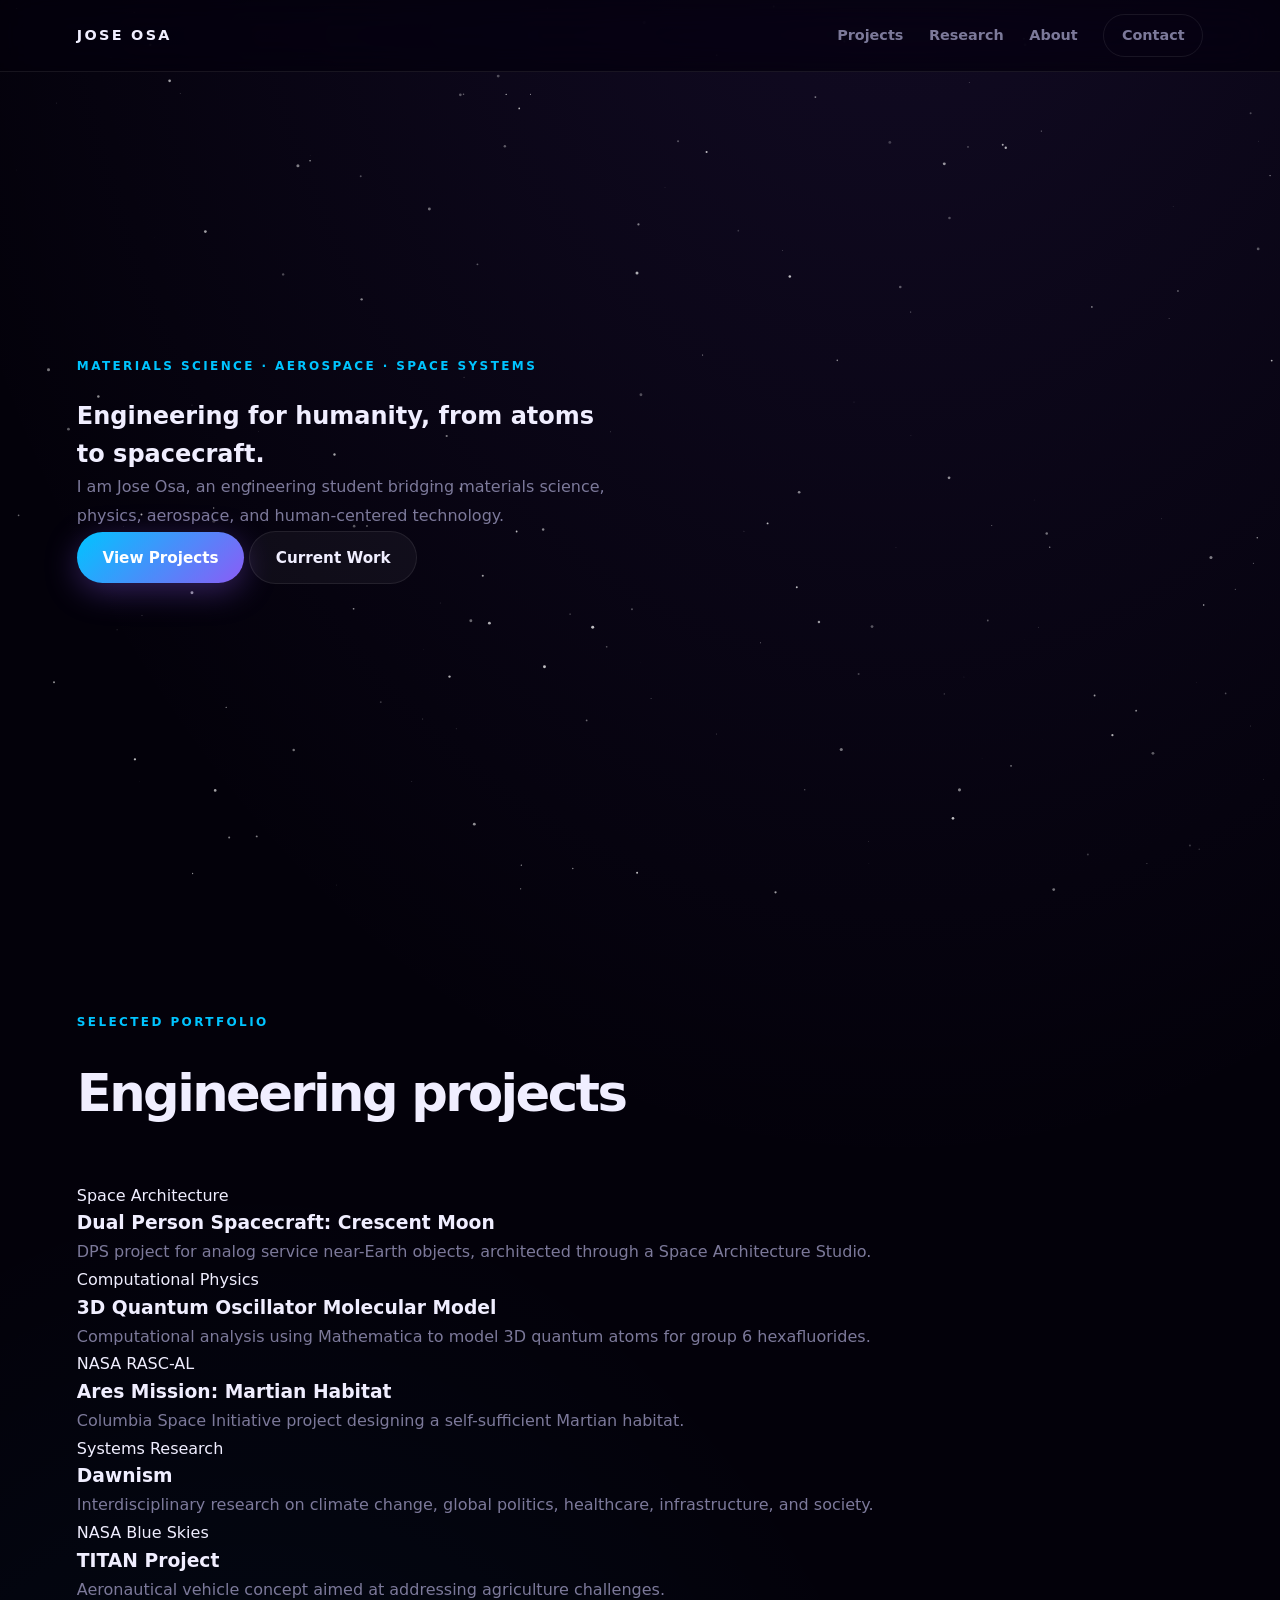
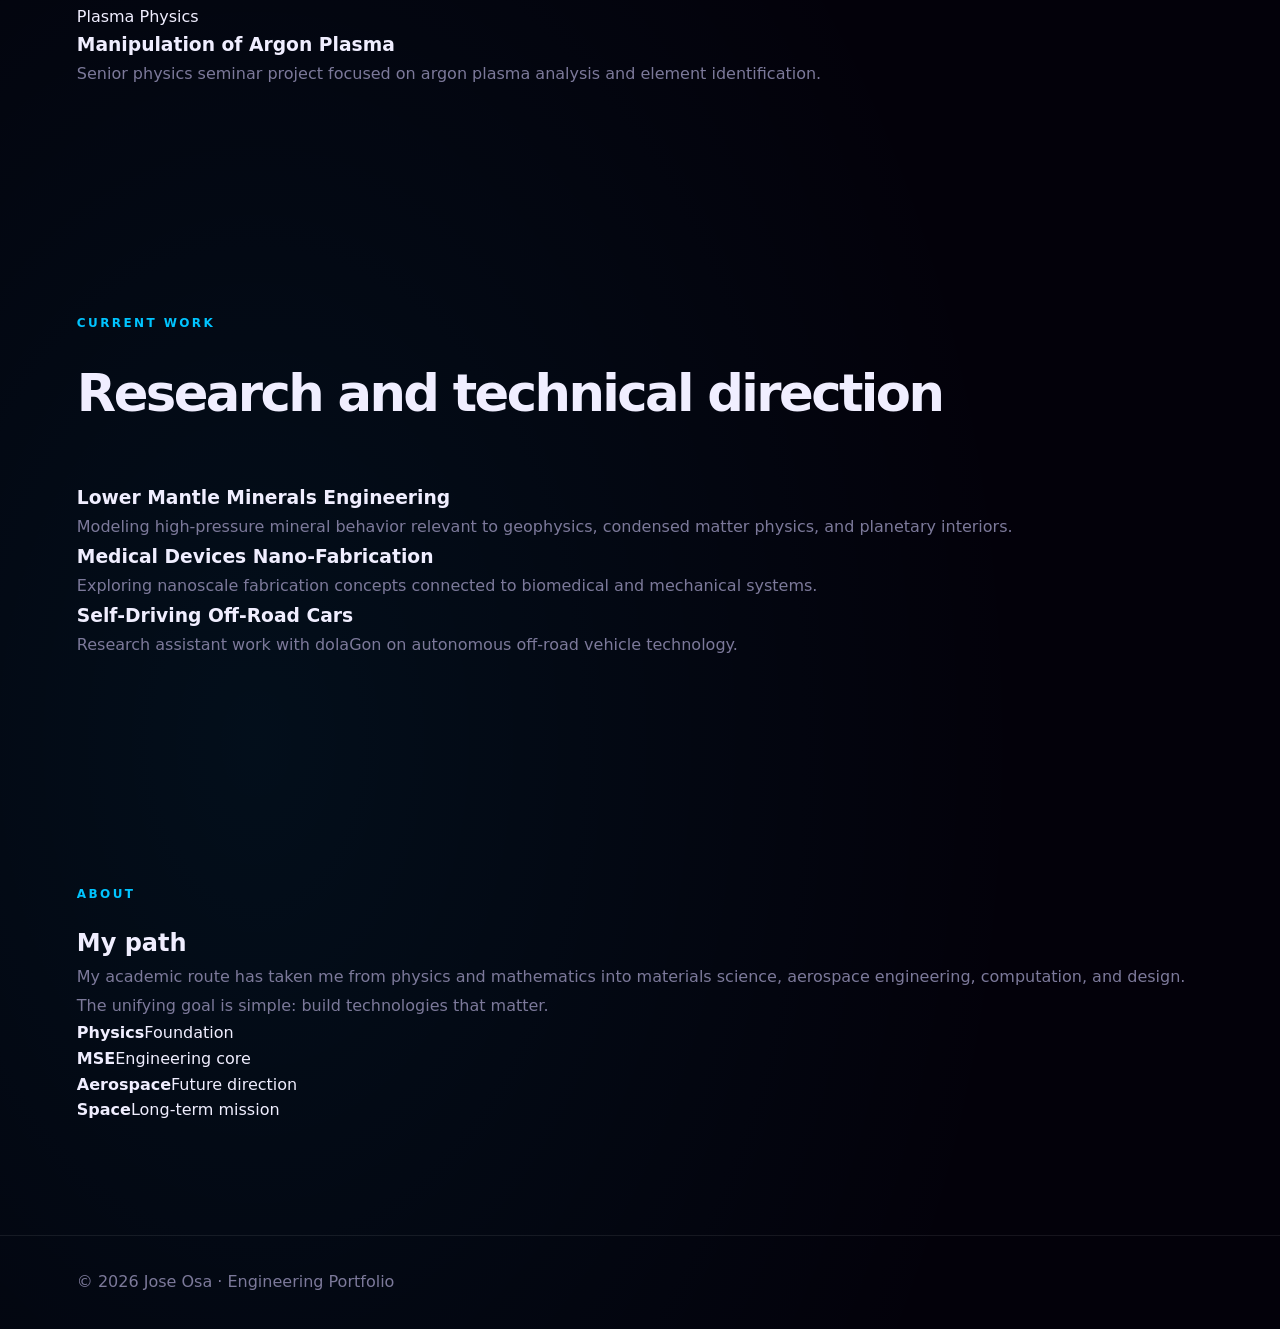
<file: Index.html>
<!DOCTYPE html>
<html lang="en">
<head>
  <meta charset="UTF-8" />
  <meta name="viewport" content="width=device-width, initial-scale=1.0" />
  <title>Jose Osa | Engineering Portfolio</title>
  <link rel="stylesheet" href="styles.css" />
</head>

<body>
  <canvas id="stars"></canvas>

  <header class="nav">
    <a href="index.html" class="logo">JOSE OSA</a>
    <nav>
      <a href="#projects">Projects</a>
      <a href="#research">Research</a>
      <a href="#about">About</a>
      <a href="mailto:jmo2180@columbia.edu" class="pill">Contact</a>
    </nav>
  </header>

  <main>
    <section class="hero">
      <div class="hero-text reveal">
        <p class="eyebrow">Materials Science · Aerospace · Space Systems</p>
        <h1>Engineering for humanity, from atoms to spacecraft.</h1>
        <p>
          I am Jose Osa, an engineering student bridging materials science,
          physics, aerospace, and human-centered technology.
        </p>
        <div class="hero-buttons">
          <a href="#projects" class="btn primary">View Projects</a>
          <a href="#research" class="btn secondary">Current Work</a>
        </div>
      </div>

      <div class="orb reveal">
        <div class="ring"></div>
        <div class="planet"></div>
      </div>
    </section>

    <section id="projects" class="section">
      <div class="section-head reveal">
        <p class="eyebrow">Selected Portfolio</p>
        <h2>Engineering projects</h2>
      </div>

      <div class="grid">
        <a class="card reveal" href="project.html?id=crescent-moon">
          <span>Space Architecture</span>
          <h3>Dual Person Spacecraft: Crescent Moon</h3>
          <p>DPS project for analog service near-Earth objects, architected through a Space Architecture Studio.</p>
        </a>

        <a class="card reveal" href="project.html?id=quantum-oscillator">
          <span>Computational Physics</span>
          <h3>3D Quantum Oscillator Molecular Model</h3>
          <p>Computational analysis using Mathematica to model 3D quantum atoms for group 6 hexafluorides.</p>
        </a>

        <a class="card reveal" href="project.html?id=ares">
          <span>NASA RASC-AL</span>
          <h3>Ares Mission: Martian Habitat</h3>
          <p>Columbia Space Initiative project designing a self-sufficient Martian habitat.</p>
        </a>

        <a class="card reveal" href="project.html?id=dawnism">
          <span>Systems Research</span>
          <h3>Dawnism</h3>
          <p>Interdisciplinary research on climate change, global politics, healthcare, infrastructure, and society.</p>
        </a>

        <a class="card reveal" href="project.html?id=titan">
          <span>NASA Blue Skies</span>
          <h3>TITAN Project</h3>
          <p>Aeronautical vehicle concept aimed at addressing agriculture challenges.</p>
        </a>

        <a class="card reveal" href="project.html?id=argon-plasma">
          <span>Plasma Physics</span>
          <h3>Manipulation of Argon Plasma</h3>
          <p>Senior physics seminar project focused on argon plasma analysis and element identification.</p>
        </a>
      </div>
    </section>

    <section id="research" class="section alt">
      <div class="section-head reveal">
        <p class="eyebrow">Current Work</p>
        <h2>Research and technical direction</h2>
      </div>

      <div class="timeline">
        <div class="timeline-item reveal">
          <h3>Lower Mantle Minerals Engineering</h3>
          <p>Modeling high-pressure mineral behavior relevant to geophysics, condensed matter physics, and planetary interiors.</p>
        </div>

        <div class="timeline-item reveal">
          <h3>Medical Devices Nano-Fabrication</h3>
          <p>Exploring nanoscale fabrication concepts connected to biomedical and mechanical systems.</p>
        </div>

        <div class="timeline-item reveal">
          <h3>Self-Driving Off-Road Cars</h3>
          <p>Research assistant work with dolaGon on autonomous off-road vehicle technology.</p>
        </div>
      </div>
    </section>

    <section id="about" class="section about reveal">
      <p class="eyebrow">About</p>
      <h2>My path</h2>
      <p>
        My academic route has taken me from physics and mathematics into materials science,
        aerospace engineering, computation, and design. The unifying goal is simple:
        build technologies that matter.
      </p>

      <div class="stats">
        <div><strong>Physics</strong><span>Foundation</span></div>
        <div><strong>MSE</strong><span>Engineering core</span></div>
        <div><strong>Aerospace</strong><span>Future direction</span></div>
        <div><strong>Space</strong><span>Long-term mission</span></div>
      </div>
    </section>
  </main>

  <footer>
    <p>© 2026 Jose Osa · Engineering Portfolio</p>
  </footer>

  <script src="script.js"></script>
</body>
</html>
</file>
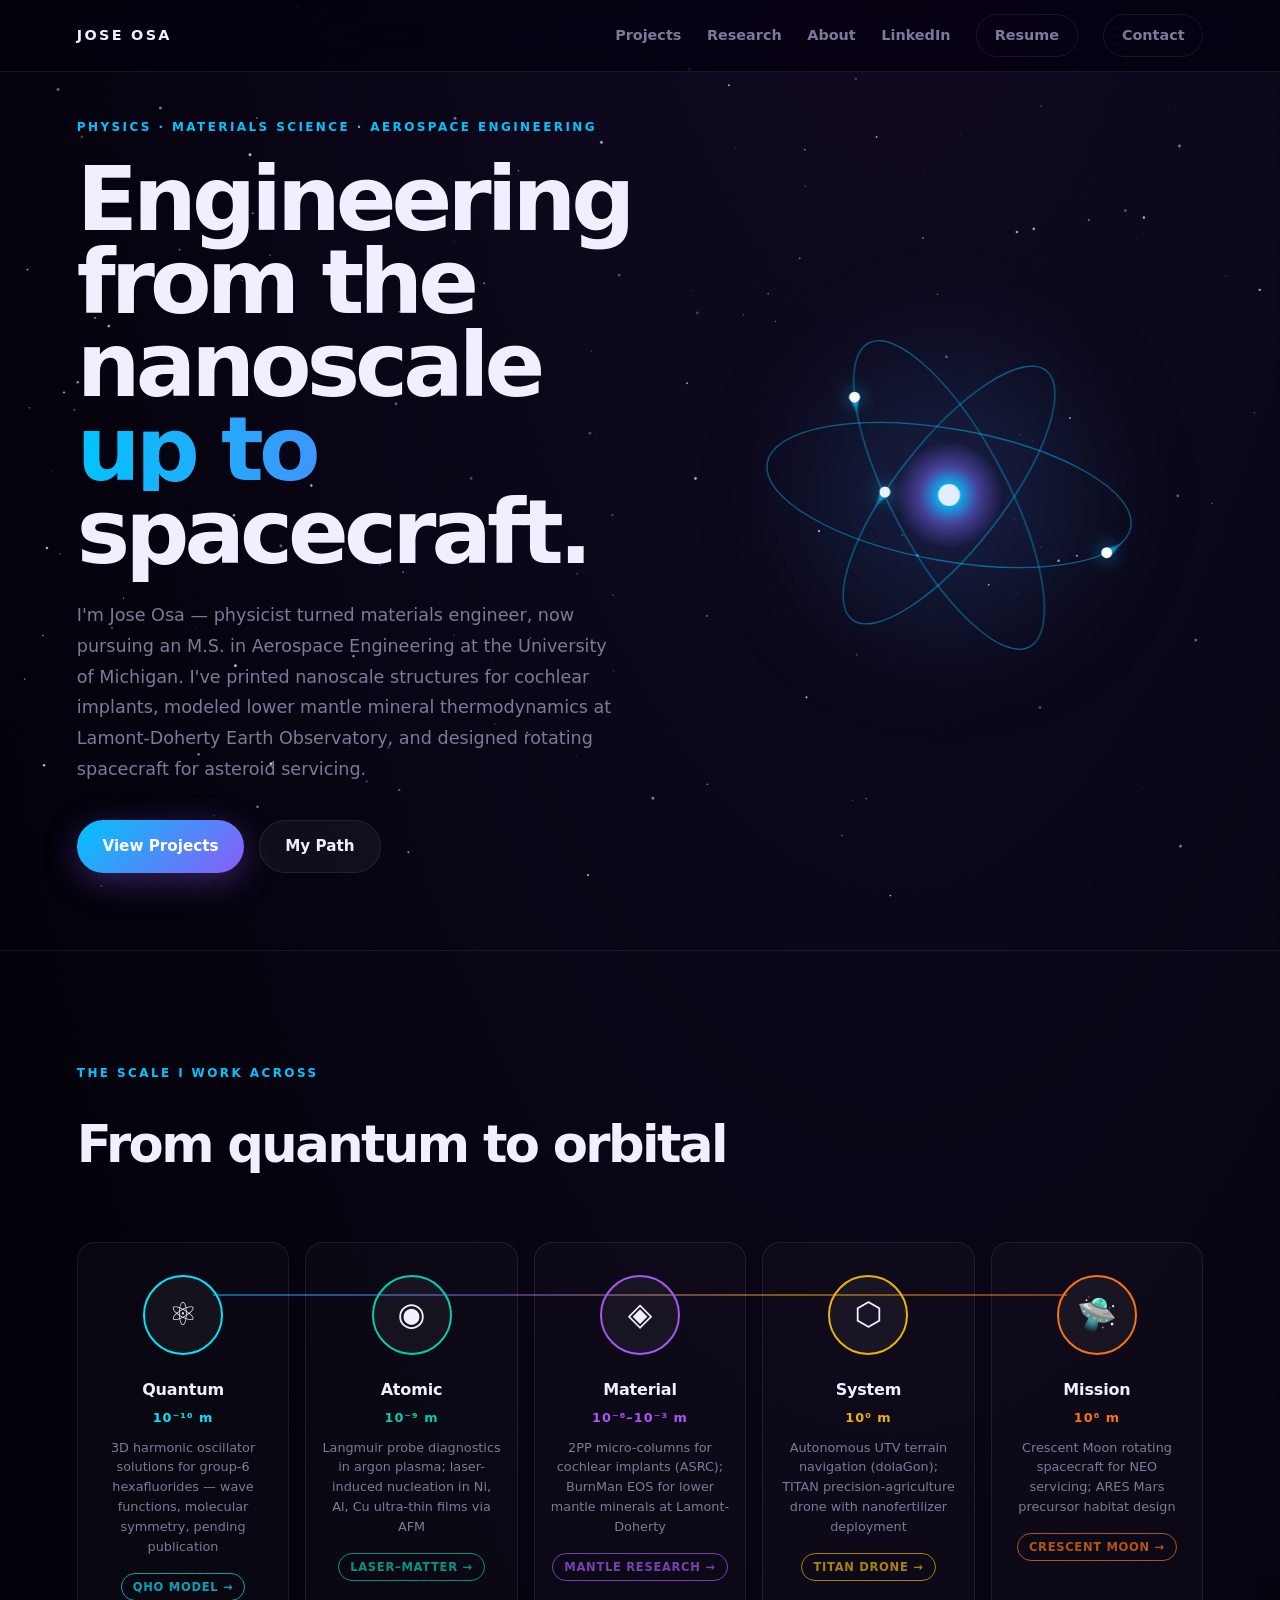
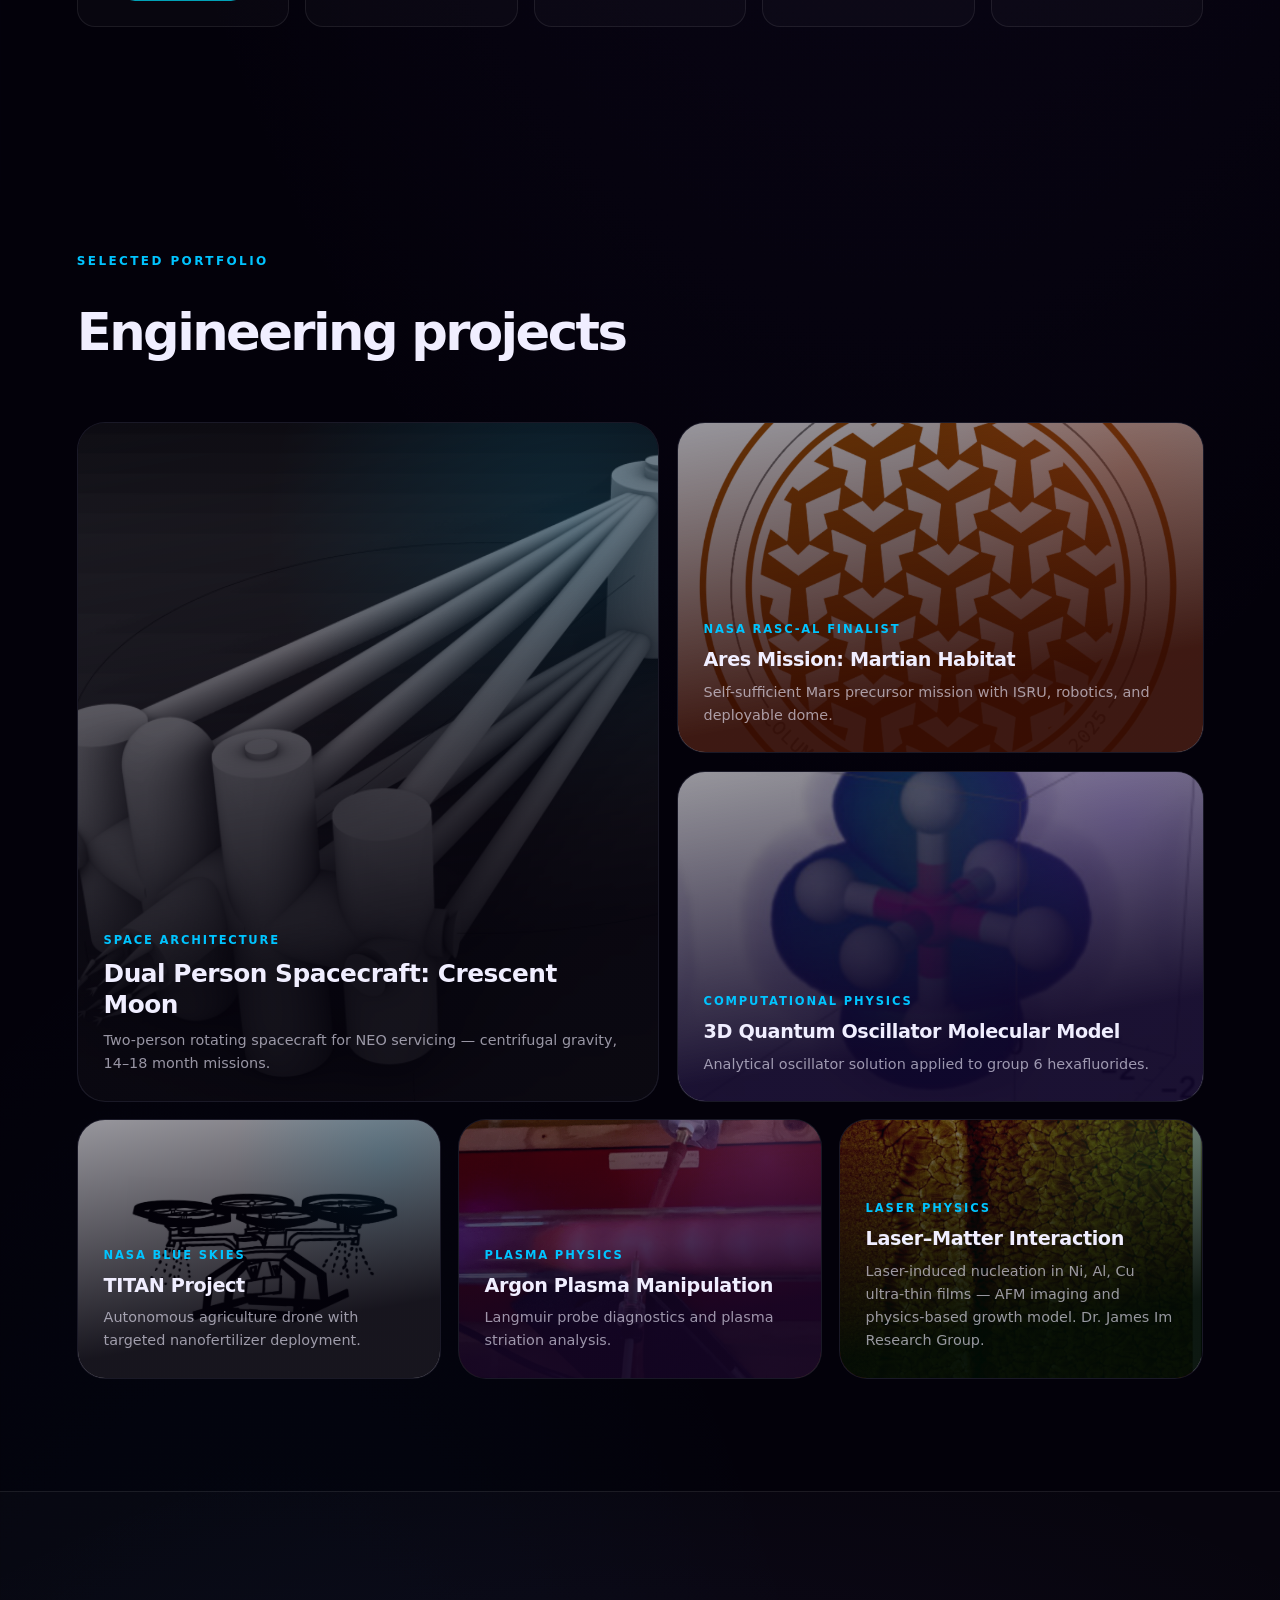
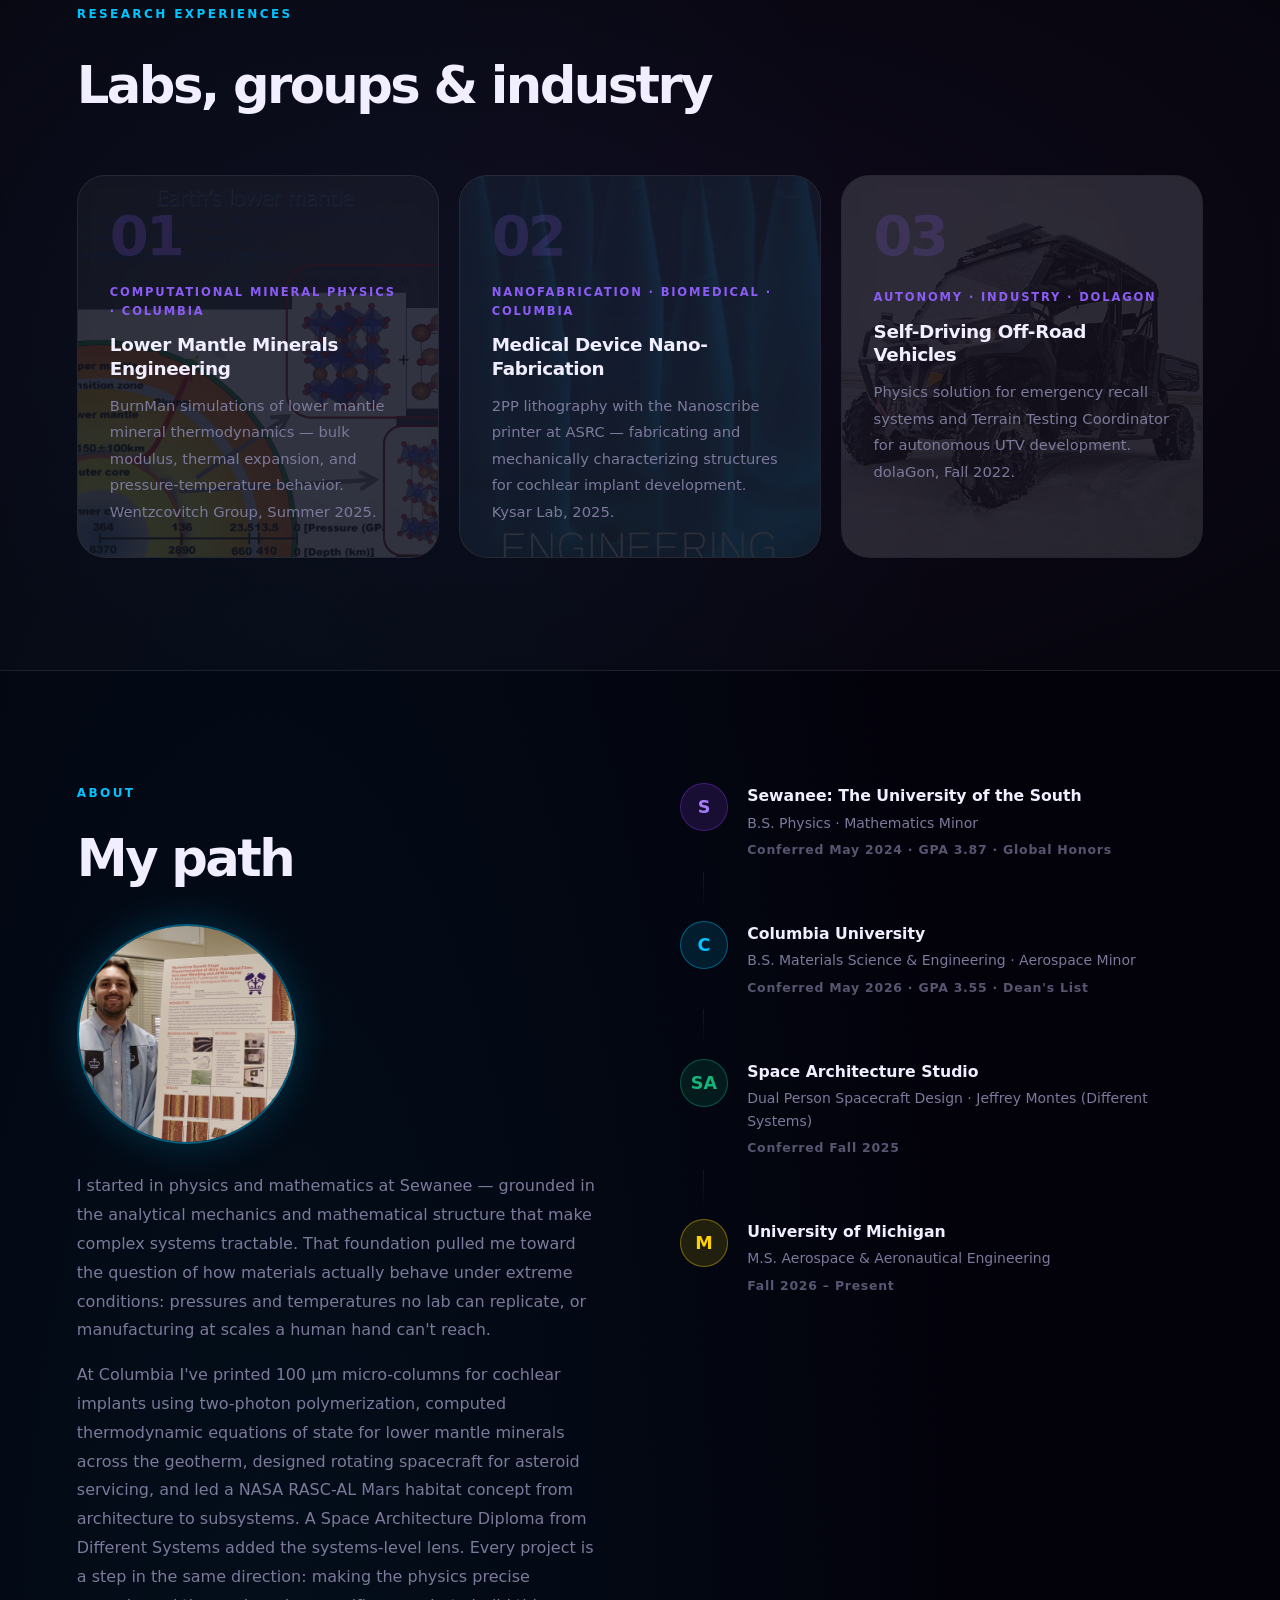
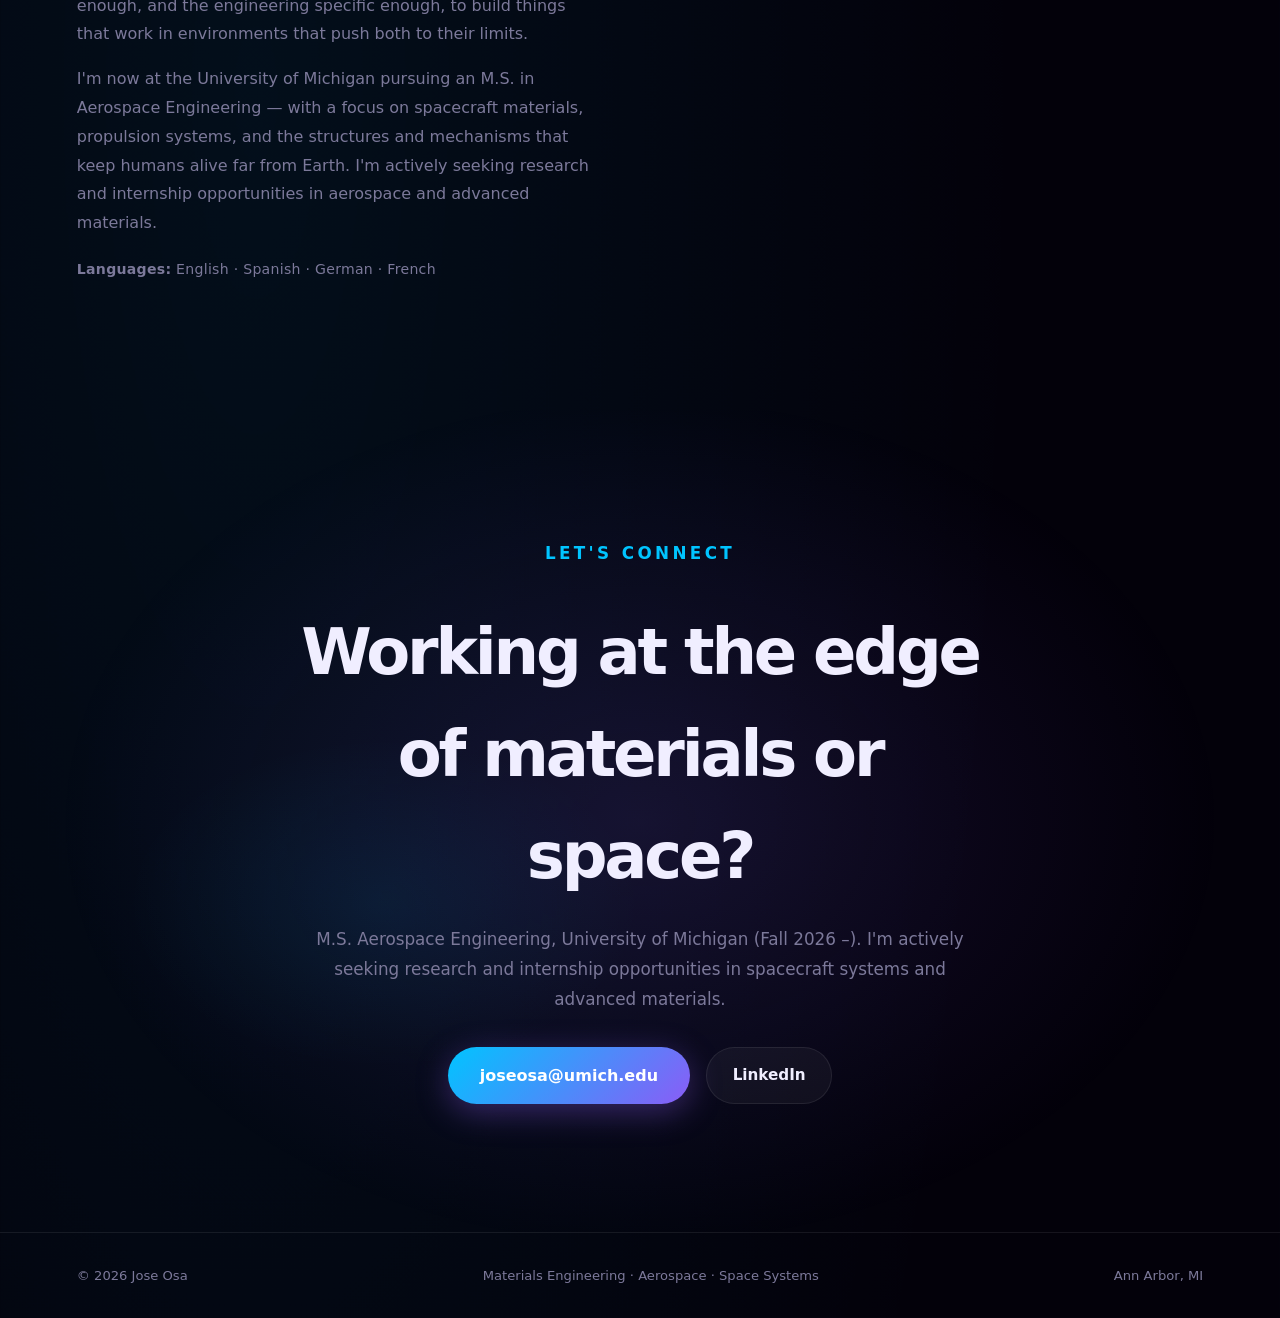
<file: index.html>
<!DOCTYPE html>
<html lang="en">
<head>
  <meta charset="UTF-8" />
  <meta name="viewport" content="width=device-width, initial-scale=1.0" />
  <title>Jose Osa | Engineering Portfolio</title>
  <meta name="description" content="Physicist turned materials engineer. M.S. Aerospace Engineering, University of Michigan. Projects in nanofabrication, spacecraft design, computational physics, and autonomous systems." />
  <meta property="og:title" content="Jose Osa | Engineering Portfolio" />
  <meta property="og:description" content="Physicist turned materials engineer. M.S. Aerospace Engineering, University of Michigan. Projects from the nanoscale up to spacecraft." />
  <meta property="og:image" content="https://joseosa.github.io/Engineering-Portfolio/crescent-moon.png" />
  <meta property="og:url" content="https://joseosa.github.io/Engineering-Portfolio/" />
  <meta property="og:type" content="website" />
  <meta name="twitter:card" content="summary_large_image" />
  <link rel="icon" href="data:image/svg+xml,<svg xmlns='http://www.w3.org/2000/svg' viewBox='0 0 100 100'><text y='.9em' font-size='90'>🛸</text></svg>" />
  <link rel="stylesheet" href="styles.css" />
</head>
<body class="page-loading">

  <div id="pageOverlay" class="page-overlay"></div>
  <canvas id="stars"></canvas>

  <header class="nav" id="nav">
    <a href="index.html" class="logo">JOSE OSA</a>
    <nav>
      <a href="#projects">Projects</a>
      <a href="#research">Research</a>
      <a href="#about">About</a>
      <a href="https://www.linkedin.com/in/jose-osa-4b381024b/" target="_blank" rel="noopener">LinkedIn</a>
      <a href="jose-osa-resume.pdf" download class="pill">Resume</a>
      <a href="mailto:joseosa@umich.edu" class="pill">Contact</a>
    </nav>
  </header>

  <main>

    <!-- ═══════════════════ HERO ═══════════════════ -->
    <section class="hero">
      <div class="hero-text">
        <p class="eyebrow fade-up" style="--d:0.1s">Physics · Materials Science · Aerospace Engineering</p>
        <h1 class="hero-headline">
          <span class="word fade-up" style="--d:0.2s">Engineering</span>
          <span class="word fade-up" style="--d:0.32s">from the nanoscale</span>
          <span class="word gradient-text fade-up" style="--d:0.44s">up to</span>
          <span class="word fade-up" style="--d:0.56s">spacecraft.</span>
        </h1>
        <p class="hero-sub fade-up" style="--d:0.72s">
          I'm Jose Osa — physicist turned materials engineer, now pursuing an M.S. in Aerospace Engineering at the University of Michigan. I've printed nanoscale structures for cochlear implants, modeled lower mantle mineral thermodynamics at Lamont-Doherty Earth Observatory, and designed rotating spacecraft for asteroid servicing.
        </p>
        <div class="hero-actions fade-up" style="--d:0.88s">
          <a href="#projects" class="btn primary">View Projects</a>
          <a href="#about" class="btn secondary">My Path</a>
        </div>
      </div>

      <div class="hero-canvas-wrap fade-up" style="--d:0.3s">
        <canvas id="atomCanvas"></canvas>
        <div class="canvas-glow"></div>
      </div>
    </section>

    <!-- ═══════════════════ SCALE JOURNEY ═══════════════════ -->
    <section class="scale-section">
      <div class="scale-head sr">
        <p class="eyebrow">The Scale I Work Across</p>
        <h2>From quantum to orbital</h2>
      </div>
      <div class="scale-track">
        <div class="scale-step sr" style="--sd:0s;--step-color:#00e5ff">
          <div class="step-icon">⚛</div>
          <div class="step-line"></div>
          <div class="step-info">
            <strong>Quantum</strong>
            <span class="scale-size">10⁻¹⁰ m</span>
            <p>3D harmonic oscillator solutions for group-6 hexafluorides — wave functions, molecular symmetry, pending publication</p>
            <a class="scale-proj" href="project.html?id=quantum-oscillator">QHO Model →</a>
          </div>
        </div>
        <div class="scale-step sr" style="--sd:0.08s;--step-color:#00cfb4">
          <div class="step-icon">◉</div>
          <div class="step-line"></div>
          <div class="step-info">
            <strong>Atomic</strong>
            <span class="scale-size">10⁻⁹ m</span>
            <p>Langmuir probe diagnostics in argon plasma; laser-induced nucleation in Ni, Al, Cu ultra-thin films via AFM</p>
            <a class="scale-proj" href="project.html?id=laser-matter">Laser–Matter →</a>
          </div>
        </div>
        <div class="scale-step sr" style="--sd:0.16s;--step-color:#a855f7">
          <div class="step-icon">◈</div>
          <div class="step-line"></div>
          <div class="step-info">
            <strong>Material</strong>
            <span class="scale-size">10⁻⁶–10⁻³ m</span>
            <p>2PP micro-columns for cochlear implants (ASRC); BurnMan EOS for lower mantle minerals at Lamont-Doherty</p>
            <a class="scale-proj" href="research.html?id=mantle">Mantle Research →</a>
          </div>
        </div>
        <div class="scale-step sr" style="--sd:0.24s;--step-color:#eab308">
          <div class="step-icon">⬡</div>
          <div class="step-line"></div>
          <div class="step-info">
            <strong>System</strong>
            <span class="scale-size">10⁰ m</span>
            <p>Autonomous UTV terrain navigation (dolaGon); TITAN precision-agriculture drone with nanofertilizer deployment</p>
            <a class="scale-proj" href="project.html?id=titan">TITAN Drone →</a>
          </div>
        </div>
        <div class="scale-step sr" style="--sd:0.32s;--step-color:#f97316">
          <div class="step-icon">🛸</div>
          <div class="step-line"></div>
          <div class="step-info">
            <strong>Mission</strong>
            <span class="scale-size">10⁶ m</span>
            <p>Crescent Moon rotating spacecraft for NEO servicing; ARES Mars precursor habitat design</p>
            <a class="scale-proj" href="project.html?id=crescent-moon">Crescent Moon →</a>
          </div>
        </div>
      </div>
    </section>

    <!-- ═══════════════════ PROJECTS ═══════════════════ -->
    <section id="projects" class="section">
      <div class="section-head sr">
        <p class="eyebrow">Selected Portfolio</p>
        <h2>Engineering projects</h2>
      </div>

      <div class="bento-top">
        <a class="bcard featured sr-card" href="project.html?id=crescent-moon" data-transition="orbit">
          <img src="crescent-moon.png" alt="Crescent Moon spacecraft" />
          <div class="bcard-overlay"></div>
          <div class="bcard-body">
            <span class="tag">Space Architecture</span>
            <h3>Dual Person Spacecraft: Crescent Moon</h3>
            <p>Two-person rotating spacecraft for NEO servicing — centrifugal gravity, 14–18 month missions.</p>
          </div>
          <div class="bcard-glow"></div>
        </a>

        <div class="bento-stack">
          <a class="bcard sr-card" href="project.html?id=ares" data-transition="mars">
            <img src="ares.png" alt="Ares Martian habitat" />
            <div class="bcard-overlay mars-tint"></div>
            <div class="bcard-body">
              <span class="tag">NASA RASC-AL Finalist</span>
              <h3>Ares Mission: Martian Habitat</h3>
              <p>Self-sufficient Mars precursor mission with ISRU, robotics, and deployable dome.</p>
            </div>
            <div class="bcard-glow"></div>
          </a>

          <a class="bcard sr-card" href="project.html?id=quantum-oscillator" data-transition="atom">
            <img src="quantum-oscillator.png" alt="Quantum oscillator" />
            <div class="bcard-overlay violet-tint"></div>
            <div class="bcard-body">
              <span class="tag">Computational Physics</span>
              <h3>3D Quantum Oscillator Molecular Model</h3>
              <p>Analytical oscillator solution applied to group 6 hexafluorides.</p>
            </div>
            <div class="bcard-glow"></div>
          </a>
        </div>
      </div>

      <div class="bento-bottom">
        <a class="bcard sr-card" href="project.html?id=titan" data-transition="drone">
          <img src="titan.png" alt="TITAN drone" />
          <div class="bcard-overlay"></div>
          <div class="bcard-body">
            <span class="tag">NASA Blue Skies</span>
            <h3>TITAN Project</h3>
            <p>Autonomous agriculture drone with targeted nanofertilizer deployment.</p>
          </div>
          <div class="bcard-glow"></div>
        </a>

        <a class="bcard sr-card" href="project.html?id=argon-plasma" data-transition="plasma">
          <img src="argon-plasma.png" alt="Argon plasma" />
          <div class="bcard-overlay plasma-tint"></div>
          <div class="bcard-body">
            <span class="tag">Plasma Physics</span>
            <h3>Argon Plasma Manipulation</h3>
            <p>Langmuir probe diagnostics and plasma striation analysis.</p>
          </div>
          <div class="bcard-glow"></div>
        </a>

        <a class="bcard sr-card" href="project.html?id=laser-matter" data-transition="laser">
          <img src="laser-matter.png" alt="Laser-Matter Interaction" />
          <div class="bcard-overlay laser-tint"></div>
          <div class="bcard-body">
            <span class="tag">Laser Physics</span>
            <h3>Laser–Matter Interaction</h3>
            <p>Laser-induced nucleation in Ni, Al, Cu ultra-thin films — AFM imaging and physics-based growth model. Dr. James Im Research Group.</p>
          </div>
          <div class="bcard-glow"></div>
        </a>
      </div>
    </section>

    <!-- ═══════════════════ RESEARCH ═══════════════════ -->
    <section id="research" class="section alt-section">
      <div class="section-head sr">
        <p class="eyebrow">Research Experiences</p>
        <h2>Labs, groups &amp; industry</h2>
      </div>

      <div class="research-grid">
        <a class="rcard sr" href="research.html?id=mantle" data-transition="mantle" style="--sd:0s">
          <img src="mantle.png" alt="Lower Mantle" class="rcard-img" />
          <div class="rcard-num">01</div>
          <div class="rcard-body">
            <span class="tag">Computational Mineral Physics · Columbia</span>
            <h3>Lower Mantle Minerals Engineering</h3>
            <p>BurnMan simulations of lower mantle mineral thermodynamics — bulk modulus, thermal expansion, and pressure-temperature behavior. Wentzcovitch Group, Summer 2025.</p>
          </div>
          <div class="rcard-accent"></div>
        </a>

        <a class="rcard sr" href="research.html?id=nanofab" data-transition="nanoscale" style="--sd:0.1s">
          <img src="nanofab.png" alt="Nanofabrication" class="rcard-img" />
          <div class="rcard-num">02</div>
          <div class="rcard-body">
            <span class="tag">Nanofabrication · Biomedical · Columbia</span>
            <h3>Medical Device Nano-Fabrication</h3>
            <p>2PP lithography with the Nanoscribe printer at ASRC — fabricating and mechanically characterizing structures for cochlear implant development. Kysar Lab, 2025.</p>
          </div>
          <div class="rcard-accent"></div>
        </a>

        <a class="rcard sr" href="research.html?id=dolagon" data-transition="terrain" style="--sd:0.2s">
          <img src="dolagon.webp" alt="dolaGon autonomous vehicle" class="rcard-img" />
          <div class="rcard-num">03</div>
          <div class="rcard-body">
            <span class="tag">Autonomy · Industry · dolaGon</span>
            <h3>Self-Driving Off-Road Vehicles</h3>
            <p>Physics solution for emergency recall systems and Terrain Testing Coordinator for autonomous UTV development. dolaGon, Fall 2022.</p>
          </div>
          <div class="rcard-accent"></div>
        </a>
      </div>
    </section>

    <!-- ═══════════════════ ABOUT ═══════════════════ -->
    <section id="about" class="section about-section">
      <div class="about-left sr">
        <p class="eyebrow">About</p>
        <h2>My path</h2>
        <div class="about-portrait-wrap">
          <img src="jose-portrait.jpg" alt="Jose Osa with laser-matter AFM research poster, Columbia University" class="about-portrait" />
        </div>
        <p>I started in physics and mathematics at Sewanee — grounded in the analytical mechanics and mathematical structure that make complex systems tractable. That foundation pulled me toward the question of how materials actually behave under extreme conditions: pressures and temperatures no lab can replicate, or manufacturing at scales a human hand can't reach.</p>
        <p>At Columbia I've printed 100 μm micro-columns for cochlear implants using two-photon polymerization, computed thermodynamic equations of state for lower mantle minerals across the geotherm, designed rotating spacecraft for asteroid servicing, and led a NASA RASC-AL Mars habitat concept from architecture to subsystems. A Space Architecture Diploma from Different Systems added the systems-level lens. Every project is a step in the same direction: making the physics precise enough, and the engineering specific enough, to build things that work in environments that push both to their limits.</p>
        <p>I'm now at the University of Michigan pursuing an M.S. in Aerospace Engineering — with a focus on spacecraft materials, propulsion systems, and the structures and mechanisms that keep humans alive far from Earth. I'm actively seeking research and internship opportunities in aerospace and advanced materials.</p>
        <p class="about-languages"><strong>Languages:</strong> English · Spanish · German · French</p>
      </div>

      <div class="about-right sr">
        <div class="edu-timeline">
          <div class="edu-node sewanee-node">
            <div class="edu-badge">S</div>
            <div class="edu-detail">
              <strong>Sewanee: The University of the South</strong>
              <span>B.S. Physics · Mathematics Minor</span>
              <small>Conferred May 2024 · GPA 3.87 · Global Honors</small>
            </div>
          </div>
          <div class="edu-connector"></div>
          <div class="edu-node columbia-node">
            <div class="edu-badge">C</div>
            <div class="edu-detail">
              <strong>Columbia University</strong>
              <span>B.S. Materials Science &amp; Engineering · Aerospace Minor</span>
              <small>Conferred May 2026 · GPA 3.55 · Dean's List</small>
            </div>
          </div>
          <div class="edu-connector"></div>
          <div class="edu-node diploma-node">
            <div class="edu-badge">SA</div>
            <div class="edu-detail">
              <strong>Space Architecture Studio</strong>
              <span>Dual Person Spacecraft Design · Jeffrey Montes (Different Systems)</span>
              <small>Conferred Fall 2025</small>
            </div>
          </div>
          <div class="edu-connector"></div>
          <div class="edu-node michigan-node">
            <div class="edu-badge">M</div>
            <div class="edu-detail">
              <strong>University of Michigan</strong>
              <span>M.S. Aerospace &amp; Aeronautical Engineering</span>
              <small>Fall 2026 – Present</small>
            </div>
          </div>
        </div>
      </div>
    </section>

    <!-- ═══════════════════ CTA ═══════════════════ -->
    <section class="cta-section sr">
      <div class="cta-nebula"></div>
      <div class="cta-content">
        <p class="eyebrow">Let's connect</p>
        <h2>Working at the edge of materials or space?</h2>
        <p>M.S. Aerospace Engineering, University of Michigan (Fall 2026 –). I'm actively seeking research and internship opportunities in spacecraft systems and advanced materials.</p>
        <div class="cta-actions">
          <a href="mailto:joseosa@umich.edu" class="btn primary large">joseosa@umich.edu</a>
          <a href="https://www.linkedin.com/in/jose-osa-4b381024b/" class="btn secondary" target="_blank" rel="noopener">LinkedIn</a>
        </div>
      </div>
    </section>

  </main>

  <footer>
    <div class="footer-inner">
      <span>© 2026 Jose Osa</span>
      <span>Materials Engineering · Aerospace · Space Systems</span>
      <span>Ann Arbor, MI</span>
    </div>
  </footer>

  <script src="script.js"></script>
</body>
</html>
</file>
<file: styles.css>
/* ═══════════════════════════════════════════════
   TOKENS
═══════════════════════════════════════════════ */
:root {
  --bg:       #03010a;
  --bg2:      #070515;
  --surface:  rgba(255,255,255,0.045);
  --border:   rgba(255,255,255,0.08);
  --text:     #f0eeff;
  --muted:    #7c799a;
  --cyan:     #00c4ff;
  --violet:   #8b5cf6;
  --gold:     #f59e0b;
  --mars:     #e0541e;
  --plasma:   #c084fc;
  --shadow:   0 32px 80px rgba(0,0,0,0.6);
  --nav-h:    72px;
  --radius:   28px;
}

/* ═══════════════════════════════════════════════
   RESET & BASE
═══════════════════════════════════════════════ */
*, *::before, *::after { box-sizing: border-box; margin: 0; padding: 0; }

html {
  scroll-behavior: smooth;
  background: var(--bg);
}

body {
  font-family: Inter, ui-sans-serif, system-ui, -apple-system, "Segoe UI", sans-serif;
  background:
    radial-gradient(ellipse 80% 50% at 70% -10%, rgba(139,92,246,0.12), transparent),
    radial-gradient(ellipse 60% 40% at 20% 80%, rgba(0,196,255,0.07), transparent),
    var(--bg);
  color: var(--text);
  overflow-x: hidden;
  line-height: 1.6;
}

img { display: block; width: 100%; height: 100%; object-fit: cover; }
a  { text-decoration: none; color: inherit; }
p  { color: var(--muted); line-height: 1.8; }

/* ═══════════════════════════════════════════════
   PAGE TRANSITION OVERLAY
═══════════════════════════════════════════════ */
.page-overlay {
  position: fixed;
  inset: 0;
  z-index: 9999;
  background: var(--bg);
  pointer-events: none;
  opacity: 0;
  transition: opacity 0.45s ease;
}

.page-overlay.visible {
  opacity: 1;
  pointer-events: all;
}

/* On fresh page load, overlay starts opaque then fades out */
.page-loading .page-overlay {
  opacity: 1;
  transition: none;
}

/* ═══════════════════════════════════════════════
   STARS CANVAS
═══════════════════════════════════════════════ */
#stars {
  position: fixed;
  inset: 0;
  z-index: 0;
  pointer-events: none;
}

main, footer { position: relative; z-index: 1; }

/* ═══════════════════════════════════════════════
   NAV
═══════════════════════════════════════════════ */
.nav {
  position: fixed;
  top: 0; left: 0; right: 0;
  z-index: 100;
  height: var(--nav-h);
  padding: 0 6vw;
  display: flex;
  align-items: center;
  justify-content: space-between;
  backdrop-filter: blur(24px) saturate(180%);
  background: rgba(3,1,10,0.72);
  border-bottom: 1px solid var(--border);
  transition: background 0.3s;
}

.logo {
  font-weight: 900;
  letter-spacing: 0.16em;
  font-size: 0.9rem;
  color: var(--text);
  white-space: nowrap;
}

.nav nav {
  display: flex;
  gap: 1.6rem;
  align-items: center;
}

.nav nav a {
  color: var(--muted);
  font-weight: 600;
  font-size: 0.9rem;
  transition: color 0.2s;
}

.nav nav a:hover { color: var(--text); }

.pill {
  border: 1px solid var(--border);
  padding: 0.55rem 1.1rem;
  border-radius: 999px;
  transition: border-color 0.2s, color 0.2s !important;
}

.pill:hover {
  border-color: var(--cyan) !important;
  color: var(--cyan) !important;
}

.about-languages {
  margin-top: 1.2rem;
  font-size: 0.88rem;
  color: var(--muted);
  letter-spacing: 0.02em;
}

/* ═══════════════════════════════════════════════
   HERO
═══════════════════════════════════════════════ */
.hero {
  min-height: 100vh;
  padding: calc(var(--nav-h) + 5vh) 6vw 6vw;
  display: grid;
  grid-template-columns: 1fr 1fr;
  align-items: center;
  gap: 4rem;
}

.hero-text { max-width: 780px; }

.eyebrow {
  color: var(--cyan);
  font-size: 0.75rem;
  font-weight: 800;
  letter-spacing: 0.2em;
  text-transform: uppercase;
  margin-bottom: 1.2rem;
}

.hero-headline {
  font-size: clamp(3.4rem, 7vw, 7.2rem);
  line-height: 0.93;
  letter-spacing: -0.055em;
  font-weight: 900;
  margin-bottom: 1.6rem;
}

.hero-headline .word {
  display: block;
}

.gradient-text {
  background: linear-gradient(95deg, var(--cyan), var(--violet));
  -webkit-background-clip: text;
  -webkit-text-fill-color: transparent;
  background-clip: text;
}

.hero-sub {
  font-size: 1.1rem;
  max-width: 540px;
  line-height: 1.75;
  margin-bottom: 2.2rem;
}

.hero-actions {
  display: flex;
  gap: 0.9rem;
  flex-wrap: wrap;
}

/* Atom canvas */
.hero-canvas-wrap {
  position: relative;
  display: flex;
  align-items: center;
  justify-content: center;
}

#atomCanvas {
  width: 100%;
  max-width: 560px;
  height: 560px;
  display: block;
}

.canvas-glow {
  position: absolute;
  width: 320px;
  height: 320px;
  border-radius: 50%;
  background: radial-gradient(circle, rgba(139,92,246,0.22), rgba(0,196,255,0.12) 50%, transparent 70%);
  filter: blur(60px);
  pointer-events: none;
  animation: glowPulse 4s ease-in-out infinite alternate;
}

@keyframes glowPulse {
  from { opacity: 0.5; transform: scale(0.92); }
  to   { opacity: 1;   transform: scale(1.08); }
}

/* ═══════════════════════════════════════════════
   BUTTONS
═══════════════════════════════════════════════ */
.btn {
  display: inline-flex;
  align-items: center;
  gap: 0.4rem;
  border-radius: 999px;
  padding: 0.85rem 1.6rem;
  font-weight: 700;
  font-size: 0.95rem;
  transition: transform 0.22s ease, box-shadow 0.22s ease, opacity 0.22s;
}

.btn:hover { transform: translateY(-3px); }

.btn.primary {
  background: linear-gradient(135deg, var(--cyan), var(--violet));
  color: #fff;
  box-shadow: 0 8px 32px rgba(139,92,246,0.35);
}

.btn.primary:hover {
  box-shadow: 0 14px 40px rgba(139,92,246,0.5);
}

.btn.secondary {
  border: 1px solid var(--border);
  background: var(--surface);
  color: var(--text);
}

.btn.secondary:hover { border-color: rgba(255,255,255,0.2); }

.btn.large { padding: 1rem 2rem; font-size: 1rem; }

/* ═══════════════════════════════════════════════
   SCALE SECTION
═══════════════════════════════════════════════ */
.scale-section {
  padding: 7rem 6vw;
  border-top: 1px solid var(--border);
}

.scale-head {
  margin-bottom: 3.5rem;
}

.scale-head h2 {
  font-size: clamp(2rem, 4vw, 3.6rem);
  letter-spacing: -0.05em;
  font-weight: 800;
  margin-top: 0.5rem;
}

.scale-track {
  display: grid;
  grid-template-columns: repeat(5, 1fr);
  gap: 1rem;
  position: relative;
}

/* animated gradient connector bar */
.scale-track::before {
  content: "";
  position: absolute;
  top: 52px;
  left: calc(10% + 24px);
  right: calc(10% + 24px);
  height: 2px;
  background: linear-gradient(90deg, var(--cyan), var(--violet), var(--gold), #f97316);
  opacity: 0.5;
  pointer-events: none;
  z-index: 0;
}

@keyframes scalePulse {
  0%, 100% { opacity: 0.35; }
  50% { opacity: 0.7; }
}
.scale-track::before { animation: scalePulse 4s ease-in-out infinite; }

.scale-step {
  display: flex;
  flex-direction: column;
  align-items: center;
  text-align: center;
  padding: 2rem 1rem 1.6rem;
  background: rgba(255,255,255,0.025);
  border: 1px solid var(--border);
  border-radius: 18px;
  position: relative;
  z-index: 1;
  transition: border-color 0.35s, background 0.35s, transform 0.35s, box-shadow 0.35s;
  cursor: default;
}

.scale-step:hover {
  background: rgba(255,255,255,0.055);
  border-color: var(--step-color, var(--cyan));
  transform: translateY(-6px);
  box-shadow: 0 12px 40px rgba(0,0,0,0.35), 0 0 0 1px var(--step-color, var(--cyan));
}

.step-icon {
  width: 80px;
  height: 80px;
  border-radius: 50%;
  border: 2px solid var(--step-color, var(--cyan));
  background: var(--surface);
  display: flex;
  align-items: center;
  justify-content: center;
  font-size: 2rem;
  margin-bottom: 1.4rem;
  position: relative;
  z-index: 1;
  transition: box-shadow 0.35s, transform 0.35s;
}

.scale-step:hover .step-icon {
  box-shadow: 0 0 28px var(--step-color, var(--cyan));
  transform: scale(1.12);
}

/* hide the unused step-line divs */
.step-line { display: none; }

.step-info strong {
  display: block;
  font-size: 1rem;
  font-weight: 800;
  color: var(--text);
  margin-bottom: 0.3rem;
  letter-spacing: -0.01em;
}

.scale-size {
  display: block;
  font-size: 0.8rem;
  color: var(--step-color, var(--cyan));
  font-weight: 700;
  letter-spacing: 0.08em;
  margin-bottom: 0.6rem;
}

.step-info p {
  font-size: 0.8rem;
  line-height: 1.55;
  color: var(--muted);
  margin-bottom: 1rem;
}

.scale-proj {
  display: inline-block;
  font-size: 0.72rem;
  font-weight: 700;
  letter-spacing: 0.06em;
  color: var(--step-color, var(--cyan));
  border: 1px solid var(--step-color, var(--cyan));
  border-radius: 999px;
  padding: 0.22rem 0.7rem;
  text-transform: uppercase;
  opacity: 0.7;
  transition: opacity 0.2s, background 0.2s;
  margin-top: auto;
  white-space: nowrap;
}

.scale-step:hover .scale-proj {
  opacity: 1;
  background: rgba(255,255,255,0.06);
}

/* ═══════════════════════════════════════════════
   SECTION SHARED
═══════════════════════════════════════════════ */
.section {
  padding: 7rem 6vw;
}

.section-head {
  margin-bottom: 3rem;
}

.section-head h2 {
  font-size: clamp(2rem, 4vw, 3.6rem);
  letter-spacing: -0.05em;
  font-weight: 800;
  margin-top: 0.5rem;
}

/* ═══════════════════════════════════════════════
   BENTO PROJECT GRID
═══════════════════════════════════════════════ */
.bento-top {
  display: grid;
  grid-template-columns: 1.05fr 0.95fr;
  gap: 1.1rem;
  margin-bottom: 1.1rem;
}

.bento-stack {
  display: grid;
  grid-template-rows: 1fr 1fr;
  gap: 1.1rem;
}

.bento-bottom {
  display: grid;
  grid-template-columns: repeat(3, 1fr);
  gap: 1.1rem;
}

/* ── Card base ── */
.bcard {
  position: relative;
  border-radius: var(--radius);
  overflow: hidden;
  border: 1px solid var(--border);
  background: var(--bg2);
  display: block;
  isolation: isolate;
  cursor: pointer;
  transition: border-color 0.35s, transform 0.35s cubic-bezier(0.22,1,0.36,1);
  will-change: transform;
}

.bcard:hover {
  border-color: rgba(139,92,246,0.45);
}

.bcard img {
  position: absolute;
  inset: 0;
  object-fit: cover;
  opacity: 0.65;
  transform: scale(1.04);
  transition: transform 0.7s ease, opacity 0.5s ease;
  z-index: 0;
}

.bcard:hover img {
  transform: scale(1.12);
  opacity: 0.85;
}

.bcard-overlay {
  position: absolute;
  inset: 0;
  z-index: 1;
  background:
    linear-gradient(170deg, rgba(3,1,10,0.1) 0%, rgba(3,1,10,0.88) 75%),
    radial-gradient(circle at 85% 15%, rgba(0,196,255,0.18), transparent 40%);
}

.mars-tint    { background: linear-gradient(170deg, rgba(3,1,10,0.1), rgba(50,10,2,0.9) 75%), radial-gradient(circle at 85% 15%, rgba(224,84,30,0.25), transparent 40%); }
.violet-tint  { background: linear-gradient(170deg, rgba(3,1,10,0.1), rgba(15,5,40,0.92) 75%), radial-gradient(circle at 85% 15%, rgba(139,92,246,0.3), transparent 40%); }
.plasma-tint  { background: linear-gradient(170deg, rgba(3,1,10,0.1), rgba(20,5,35,0.92) 75%), radial-gradient(circle at 85% 15%, rgba(192,132,252,0.28), transparent 40%); }
.laser-tint   { background: linear-gradient(170deg, rgba(3,1,10,0.1), rgba(0,12,4,0.92) 75%),  radial-gradient(circle at 85% 15%, rgba(40,255,80,0.18),  transparent 40%); }

.bcard-body {
  position: relative;
  z-index: 2;
  padding: 1.6rem;
  height: 100%;
  display: flex;
  flex-direction: column;
  justify-content: flex-end;
}

.tag {
  display: inline-block;
  font-size: 0.72rem;
  font-weight: 800;
  letter-spacing: 0.16em;
  text-transform: uppercase;
  color: var(--cyan);
  margin-bottom: 0.6rem;
}

.bcard-body h3 {
  font-size: 1.2rem;
  font-weight: 700;
  line-height: 1.25;
  color: var(--text);
  margin-bottom: 0.55rem;
  letter-spacing: -0.02em;
}

.bcard-body p {
  font-size: 0.9rem;
  line-height: 1.6;
  color: rgba(240,238,255,0.62);
}

/* Featured card is taller */
.bcard.featured {
  min-height: 680px;
}

.bcard.featured .bcard-body h3 {
  font-size: 1.55rem;
}

/* Stack cards */
.bento-stack .bcard {
  min-height: 0;
}

/* Bottom row cards */
.bento-bottom .bcard {
  min-height: 260px;
}

/* Mouse-follow gradient glow */
.bcard-glow {
  position: absolute;
  inset: 0;
  z-index: 3;
  opacity: 0;
  transition: opacity 0.3s;
  pointer-events: none;
  background: radial-gradient(circle 200px at var(--mx, 50%) var(--my, 50%), rgba(139,92,246,0.18), transparent 70%);
}

.bcard:hover .bcard-glow { opacity: 1; }

/* ═══════════════════════════════════════════════
   RESEARCH SECTION
═══════════════════════════════════════════════ */
.alt-section {
  background:
    radial-gradient(ellipse 70% 60% at 50% 50%, rgba(139,92,246,0.055), transparent),
    rgba(255,255,255,0.018);
  border-top: 1px solid var(--border);
  border-bottom: 1px solid var(--border);
}

.research-grid {
  display: grid;
  grid-template-columns: repeat(3, 1fr);
  gap: 1.2rem;
}

.rcard {
  border: 1px solid var(--border);
  border-radius: var(--radius);
  padding: 2rem;
  background: var(--surface);
  position: relative;
  overflow: hidden;
  transition: border-color 0.3s, transform 0.3s;
  backdrop-filter: blur(8px);
  color: inherit;
  display: block;
  cursor: pointer;
}

.rcard:hover {
  border-color: rgba(139,92,246,0.4);
  transform: translateY(-4px);
}

.rcard-img {
  position: absolute;
  inset: 0;
  width: 100%;
  height: 100%;
  object-fit: cover;
  opacity: 0.12;
  transition: opacity 0.4s;
  z-index: 0;
}

.rcard:hover .rcard-img { opacity: 0.22; }

.rcard-num, .rcard-body, .rcard-accent { position: relative; z-index: 1; }

.research-links a { text-decoration: none; }

.rcard-num {
  font-size: 3.5rem;
  font-weight: 900;
  color: rgba(139,92,246,0.18);
  line-height: 1;
  margin-bottom: 1.2rem;
  letter-spacing: -0.05em;
}

.rcard-body .tag { color: var(--violet); margin-bottom: 0.8rem; }

.rcard-body h3 {
  font-size: 1.15rem;
  font-weight: 700;
  color: var(--text);
  margin-bottom: 0.75rem;
  letter-spacing: -0.02em;
  line-height: 1.3;
}

.rcard-body p { font-size: 0.92rem; }

.rcard-accent {
  position: absolute;
  bottom: 0; left: 0; right: 0;
  height: 2px;
  background: linear-gradient(90deg, var(--violet), var(--cyan));
  transform: scaleX(0);
  transform-origin: left;
  transition: transform 0.4s ease;
}

.rcard:hover .rcard-accent { transform: scaleX(1); }

/* ═══════════════════════════════════════════════
   ABOUT SECTION
═══════════════════════════════════════════════ */
.about-section {
  display: grid;
  grid-template-columns: 1fr 1fr;
  gap: 5rem;
  align-items: start;
}

.about-left .eyebrow { margin-bottom: 0.8rem; }

.about-left h2 {
  font-size: clamp(2rem, 4vw, 3.6rem);
  font-weight: 800;
  letter-spacing: -0.05em;
  margin-bottom: 1.5rem;
}

.about-left p { margin-bottom: 1rem; }

.about-portrait-wrap {
  margin-bottom: 1.8rem;
}
.about-portrait {
  width: 220px;
  height: 220px;
  object-fit: cover;
  object-position: center top;
  border-radius: 50%;
  border: 2px solid rgba(0, 196, 255, 0.45);
  box-shadow: 0 0 40px rgba(0, 196, 255, 0.2);
  display: block;
}

/* Education timeline */
.edu-timeline {
  display: flex;
  flex-direction: column;
  gap: 0;
}

.edu-node {
  display: flex;
  gap: 1.2rem;
  align-items: flex-start;
}

.edu-badge {
  width: 48px;
  height: 48px;
  border-radius: 50%;
  display: flex;
  align-items: center;
  justify-content: center;
  font-weight: 900;
  font-size: 1.1rem;
  flex-shrink: 0;
  border: 1px solid var(--border);
}

.sewanee-node .edu-badge  { background: rgba(111,45,189,0.2); color: #a67df8; border-color: rgba(111,45,189,0.5); }
.columbia-node .edu-badge { background: rgba(0,196,255,0.12); color: var(--cyan); border-color: rgba(0,196,255,0.4); }
.diploma-node .edu-badge  { background: rgba(20,180,120,0.12); color: #14b47a;    border-color: rgba(20,180,120,0.4); }
.michigan-node .edu-badge { background: rgba(255,210,0,0.12);  color: #ffd200;    border-color: rgba(255,210,0,0.4);  }

.edu-detail strong {
  display: block;
  font-size: 0.98rem;
  font-weight: 700;
  color: var(--text);
  margin-bottom: 0.2rem;
}

.edu-detail span {
  display: block;
  font-size: 0.875rem;
  color: var(--muted);
  margin-bottom: 0.15rem;
}

.edu-detail small {
  font-size: 0.78rem;
  color: rgba(124,121,154,0.7);
  font-weight: 600;
  letter-spacing: 0.06em;
}

.edu-connector {
  width: 1px;
  height: 40px;
  background: linear-gradient(180deg, var(--border), transparent);
  margin: 0.6rem 0 0.6rem 23px;
}

/* ═══════════════════════════════════════════════
   CTA SECTION
═══════════════════════════════════════════════ */
.cta-section {
  position: relative;
  padding: 8rem 6vw;
  text-align: center;
  overflow: hidden;
}

.cta-nebula {
  position: absolute;
  inset: 0;
  background:
    radial-gradient(ellipse 70% 80% at 50% 50%, rgba(139,92,246,0.14), transparent 65%),
    radial-gradient(ellipse 40% 40% at 30% 60%, rgba(0,196,255,0.08), transparent 50%);
  pointer-events: none;
}

.cta-content {
  position: relative;
  z-index: 1;
  max-width: 680px;
  margin: 0 auto;
}

.cta-content h2 {
  font-size: clamp(2rem, 5vw, 4rem);
  font-weight: 800;
  letter-spacing: -0.05em;
  margin: 0.5rem 0 1rem;
}

.cta-content p {
  font-size: 1.05rem;
  margin-bottom: 2rem;
}

.cta-actions {
  display: flex;
  gap: 1rem;
  justify-content: center;
  flex-wrap: wrap;
}

/* ═══════════════════════════════════════════════
   FOOTER
═══════════════════════════════════════════════ */
footer {
  padding: 2rem 6vw;
  border-top: 1px solid var(--border);
}

.footer-inner {
  display: flex;
  justify-content: space-between;
  flex-wrap: wrap;
  gap: 0.5rem;
  font-size: 0.82rem;
  color: var(--muted);
}

/* ═══════════════════════════════════════════════
   SCROLL REVEAL ANIMATIONS
═══════════════════════════════════════════════ */

/* Hero fade-up (delay-driven, fires after page-load overlay clears) */
.fade-up {
  opacity: 0;
  transform: translateY(28px);
  transition: opacity 0.7s ease, transform 0.7s ease;
}

.page-ready .fade-up {
  opacity: 1;
  transform: translateY(0);
  transition-delay: var(--d, 0s);
}

/* Scroll-reveal base */
.sr {
  opacity: 0;
  transform: translateY(32px);
  transition: opacity 0.65s ease, transform 0.65s ease;
  transition-delay: var(--sd, 0s);
}

.sr.in-view {
  opacity: 1;
  transform: translateY(0);
}

/* Project cards reveal */
.sr-card {
  opacity: 0;
  transform: translateY(24px) scale(0.98);
  transition: opacity 0.55s ease, transform 0.55s ease, border-color 0.35s, box-shadow 0.35s;
  transition-delay: var(--cd, 0s);
}

.sr-card.in-view {
  opacity: 1;
  transform: translateY(0) scale(1);
}

/* ═══════════════════════════════════════════════
   ── PROJECT PAGE ──
═══════════════════════════════════════════════ */
.project-page { padding: 0; }

.project-hero {
  min-height: 80vh;
  position: relative;
  display: flex;
  align-items: flex-end;
  padding: 6vw;
  overflow: hidden;
  border-radius: 0 0 42px 42px;
}

.project-hero img {
  position: absolute;
  inset: 0;
  object-fit: cover;
  opacity: 0.68;
  transform: scale(1.04);
  animation: heroFloat 16s ease-in-out infinite alternate;
}

@keyframes heroFloat {
  from { transform: scale(1.04) translateX(0); }
  to   { transform: scale(1.1)  translateX(-12px); }
}

.project-hero-overlay {
  position: absolute;
  inset: 0;
  background:
    linear-gradient(180deg, rgba(3,1,10,0.1), rgba(3,1,10,0.96)),
    radial-gradient(circle at 80% 10%, rgba(0,196,255,0.18), transparent 40%);
}

.project-hero-content {
  position: relative;
  z-index: 2;
  max-width: 900px;
}

.project-hero-content h1 {
  font-size: clamp(2.8rem, 7vw, 6rem);
  line-height: 0.94;
  letter-spacing: -0.06em;
  font-weight: 900;
  margin: 0.5rem 0 1rem;
}

/* Case study grid */
.case-grid {
  padding: 5rem 6vw 2rem;
  display: grid;
  grid-template-columns: 1.15fr 0.92fr 0.92fr;
  gap: 1.2rem;
}

.case-block {
  border: 1px solid var(--border);
  border-radius: var(--radius);
  padding: 2rem;
  background: var(--surface);
  backdrop-filter: blur(8px);
}

.case-block h2 {
  font-size: clamp(1.5rem, 2.5vw, 2.4rem);
  font-weight: 800;
  letter-spacing: -0.04em;
  margin: 0.4rem 0 0.8rem;
}

.case-block p { font-size: 0.95rem; }

/* Detail grid */
.project-detail-grid {
  margin: 2rem 6vw;
  display: grid;
  grid-template-columns: 1fr 1fr;
  gap: 1.2rem;
  border: 1px solid var(--border);
  border-radius: var(--radius);
  overflow: hidden;
  background: var(--surface);
}

.project-detail-grid > div { padding: 2.5rem; }

.project-detail-grid h2 {
  font-size: 1.9rem;
  font-weight: 800;
  letter-spacing: -0.04em;
  margin: 0.4rem 0 1rem;
}

.project-detail-grid ul {
  color: var(--muted);
  font-size: 0.97rem;
  line-height: 2;
  padding-left: 1.2rem;
}

/* Visual showcase */
.visual-showcase {
  margin: 2rem 6vw 5rem;
  border: 1px solid var(--border);
  border-radius: var(--radius);
  overflow: hidden;
  background: var(--surface);
  display: grid;
  grid-template-columns: 0.8fr 1.2fr;
  min-height: 520px;
}

.visual-copy {
  padding: 2.5rem;
  display: flex;
  flex-direction: column;
  justify-content: center;
}

.visual-copy h2 {
  font-size: clamp(1.6rem, 3vw, 3rem);
  font-weight: 800;
  letter-spacing: -0.04em;
  margin: 0.4rem 0 0.8rem;
}

.visual-stage {
  position: relative;
  min-height: 520px;
  background:
    radial-gradient(circle at center, rgba(0,196,255,0.08), transparent 50%),
    rgba(0,0,0,0.18);
  display: grid;
  place-items: center;
  overflow: hidden;
}

/* Full-stage SVG visualizations */
.visual-stage.titan-system-viz .generated-visual,
.visual-stage.dolagon-system-viz .generated-visual,
.visual-stage.nanoscale-viz .generated-visual {
  width: 100%;
  height: 100%;
  position: absolute;
  inset: 0;
}

.diagram-image {
  width: min(90%, 860px);
  max-height: 80%;
  object-fit: contain;
  border-radius: 18px;
  border: 1px solid var(--border);
  box-shadow: 0 28px 80px rgba(0,0,0,0.55);
  position: relative;
  z-index: 2;
  background: rgba(255,255,255,0.03);
}

/* Back button */
.back { margin: 0 6vw 5rem; }

/* ── Quantum visual ── */
.quantum-visual {
  position: absolute;
  inset: 0;
  display: grid;
  place-items: center;
}

.nucleus {
  width: 68px;
  height: 68px;
  border-radius: 50%;
  background: radial-gradient(circle, #fff, var(--cyan) 35%, var(--violet) 70%);
  box-shadow: 0 0 60px rgba(0,196,255,0.9);
  z-index: 5;
}

.orbital {
  position: absolute;
  width: 320px;
  height: 115px;
  border: 1.5px solid rgba(0,196,255,0.5);
  border-radius: 50%;
  box-shadow: 0 0 20px rgba(0,196,255,0.15);
}

.orbital-one   { animation: orb1 8s linear infinite; }
.orbital-two   { transform: rotate(60deg);  animation: orb2 10s linear infinite; }
.orbital-three { transform: rotate(-60deg); animation: orb3 12s linear infinite; }

.particle {
  position: absolute;
  width: 11px;
  height: 11px;
  border-radius: 50%;
  background: #fff;
  box-shadow: 0 0 20px var(--cyan);
}

.p1 { animation: part1 4s linear infinite; }
.p2 { animation: part2 5s linear infinite; }
.p3 { animation: part3 6s linear infinite; }

@keyframes orb1 { from { transform: rotate(0deg); }    to { transform: rotate(360deg); } }
@keyframes orb2 { from { transform: rotate(60deg); }   to { transform: rotate(420deg); } }
@keyframes orb3 { from { transform: rotate(-60deg); }  to { transform: rotate(300deg); } }
@keyframes part1 { from { transform: rotate(0deg)   translateX(160px); } to { transform: rotate(360deg)  translateX(160px); } }
@keyframes part2 { from { transform: rotate(90deg)  translateX(138px); } to { transform: rotate(450deg)  translateX(138px); } }
@keyframes part3 { from { transform: rotate(180deg) translateX(115px); } to { transform: rotate(540deg)  translateX(115px); } }

/* ── Laser visual ── */
.laser-visual {
  position: absolute;
  inset: 0;
  display: flex;
  align-items: center;
  justify-content: center;
  overflow: hidden;
}
.laser-beam {
  position: absolute;
  left: 0; right: 0;
  height: 3px;
  top: 50%;
  transform: translateY(-50%);
  background: linear-gradient(90deg, transparent, rgba(60,255,120,0.38), rgba(160,255,190,0.92), rgba(60,255,120,0.38), transparent);
  box-shadow: 0 0 22px rgba(40,255,80,0.6), 0 0 60px rgba(40,255,80,0.25);
  animation: laserPulse 2s ease-in-out infinite alternate;
}
.laser-spot {
  position: absolute;
  width: 72px; height: 72px;
  border-radius: 50%;
  background: radial-gradient(circle, rgba(255,255,220,0.92), rgba(100,255,150,0.5) 40%, transparent 70%);
  box-shadow: 0 0 55px rgba(60,255,120,0.7);
  animation: spotPulse 1.9s ease-in-out infinite alternate;
  z-index: 2;
}
.laser-ring {
  position: absolute;
  border-radius: 50%;
  border: 1.5px solid rgba(60,255,120,0.42);
  animation: lrExpand 3s ease-out infinite;
}
.lr1 { width: 95px;  height: 95px;  animation-delay: 0s;   }
.lr2 { width: 155px; height: 155px; animation-delay: 0.65s; }
.lr3 { width: 225px; height: 225px; animation-delay: 1.3s;  }
.lr4 { width: 305px; height: 305px; animation-delay: 1.95s; }

@keyframes laserPulse { from{opacity:0.65;} to{opacity:1;} }
@keyframes spotPulse  { from{transform:scale(0.85);opacity:0.65;} to{transform:scale(1.18);opacity:1;} }
@keyframes lrExpand   { 0%{transform:scale(0.3);opacity:0.85;} 100%{transform:scale(1.45);opacity:0;} }

/* ── Titan / drone visual ── */
.drone-overlay { position: absolute; inset: 0; }
.mini-drone {
  position: absolute;
  left: -160px; top: 30%;
  width: 110px; height: 40px;
  background: linear-gradient(90deg, transparent, #fff, var(--cyan), transparent);
  filter: drop-shadow(0 0 20px var(--cyan));
  animation: droneFly 7s ease-in-out infinite;
}
.mini-drone span {
  position: absolute;
  width: 30px; height: 30px;
  border: 1.5px solid rgba(0,196,255,0.85);
  border-radius: 50%;
  animation: rotorSpin 0.3s linear infinite;
}
.mini-drone span:nth-child(1){left:-10px;top:-15px;}
.mini-drone span:nth-child(2){right:-10px;top:-15px;}
.mini-drone span:nth-child(3){left:-10px;bottom:-15px;}
.mini-drone span:nth-child(4){right:-10px;bottom:-15px;}
.fertilizer-drops i {
  position: absolute; top: 40%;
  width: 7px; height: 7px;
  border-radius: 50%;
  background: #86efac;
  box-shadow: 0 0 14px #86efac;
  opacity: 0;
  animation: fertFall 2.4s linear infinite;
}
.fertilizer-drops i:nth-child(1){left:38%;animation-delay:0.2s;}
.fertilizer-drops i:nth-child(2){left:44%;animation-delay:0.45s;}
.fertilizer-drops i:nth-child(3){left:50%;animation-delay:0.7s;}
.fertilizer-drops i:nth-child(4){left:56%;animation-delay:0.95s;}
.fertilizer-drops i:nth-child(5){left:62%;animation-delay:1.2s;}

@keyframes droneFly {
  0%   { transform: translateX(0) translateY(0); }
  45%  { transform: translateX(46vw) translateY(-22px); }
  75%  { transform: translateX(70vw) translateY(14px); }
  100% { transform: translateX(108vw) translateY(0); }
}
@keyframes rotorSpin { from{transform:rotate(0deg) scaleX(1.35);} to{transform:rotate(360deg) scaleX(1.35);} }
@keyframes fertFall  { 0%{transform:translateY(0);opacity:0;} 20%{opacity:1;} 100%{transform:translateY(200px);opacity:0;} }

/* ── Plasma visual ── */
.plasma-overlay { position: absolute; inset: 0; mix-blend-mode: screen; }
.plasma-tube {
  position: absolute;
  left: 10%; right: 10%; top: 50%;
  height: 38px;
  transform: translateY(-50%);
  border-radius: 999px;
  background: repeating-linear-gradient(90deg, rgba(192,132,252,0) 0 22px, rgba(192,132,252,0.7) 23px 38px, rgba(0,196,255,0.15) 39px 60px);
  filter: blur(4px);
  animation: plasmaFlicker 1.3s ease-in-out infinite alternate;
}
.plasma-glow {
  position: absolute;
  width: 190px; height: 190px;
  border-radius: 50%;
  background: radial-gradient(circle, rgba(255,255,255,0.85), rgba(0,196,255,0.35), rgba(192,132,252,0) 70%);
  filter: blur(7px);
  animation: plasmaPulse 2s ease-in-out infinite alternate;
}
.g1{left:18%;top:30%;} .g2{left:43%;top:38%;animation-delay:0.4s;} .g3{left:63%;top:28%;animation-delay:0.8s;}
@keyframes plasmaFlicker { from{opacity:0.3;transform:translateY(-50%) scaleX(0.97);} to{opacity:0.9;transform:translateY(-50%) scaleX(1.03);} }
@keyframes plasmaPulse   { from{opacity:0.18;transform:scale(0.82);} to{opacity:0.7;transform:scale(1.15);} }

/* ── Mantle / Earth layers visual ── */
.mantle-visual {
  position: absolute;
  inset: 0;
  display: grid;
  place-items: center;
  overflow: hidden;
}

.mantle-core {
  position: absolute;
  width: 80px; height: 80px;
  border-radius: 50%;
  background: radial-gradient(circle, #fff8e0, #ff9020 40%, #c04000 80%);
  box-shadow: 0 0 60px rgba(255,120,20,0.9);
  z-index: 5;
  animation: coreGlow 2.4s ease-in-out infinite alternate;
}

.mantle-layer {
  position: absolute;
  border-radius: 50%;
}

.ml1 { width: 160px; height: 160px; background: radial-gradient(circle, rgba(200,70,10,0.55), transparent 70%); animation: layerPulse 3s ease-in-out infinite alternate; }
.ml2 { width: 250px; height: 250px; background: radial-gradient(circle, rgba(215,100,20,0.4), transparent 70%);  animation: layerPulse 3.5s ease-in-out infinite alternate; animation-delay:0.2s; }
.ml3 { width: 350px; height: 350px; background: radial-gradient(circle, rgba(195,120,25,0.28), transparent 70%); animation: layerPulse 4s ease-in-out infinite alternate;   animation-delay:0.4s; }
.ml4 { width: 460px; height: 460px; background: radial-gradient(circle, rgba(170,80,10,0.18), transparent 70%);  animation: layerPulse 4.5s ease-in-out infinite alternate;  animation-delay:0.6s; }
.ml5 { width: 560px; height: 560px; background: radial-gradient(circle, rgba(140,50,0,0.10), transparent 70%);   animation: layerPulse 5s ease-in-out infinite alternate;    animation-delay:0.8s; }

.mantle-ring {
  position: absolute;
  border-radius: 50%;
  border: 1.5px solid rgba(255,155,45,0.38);
  animation: mantleRingExpand 4s ease-out infinite;
}
.mr1 { width: 130px; height: 130px; animation-delay: 0s;   }
.mr2 { width: 220px; height: 220px; animation-delay: 0.9s; }
.mr3 { width: 320px; height: 320px; animation-delay: 1.8s; }
.mr4 { width: 430px; height: 430px; animation-delay: 2.7s; }

@keyframes coreGlow {
  from { box-shadow: 0 0 40px rgba(255,120,20,0.7); transform: scale(0.92); }
  to   { box-shadow: 0 0 80px rgba(255,190,40,1);   transform: scale(1.08); }
}
@keyframes layerPulse {
  from { opacity: 0.6; transform: scale(0.95); }
  to   { opacity: 1;   transform: scale(1.05); }
}
@keyframes mantleRingExpand {
  0%   { transform: scale(0.4); opacity: 0.9; }
  100% { transform: scale(1.6); opacity: 0;   }
}

/* ── Nanoscale / precision microscope visual ── */
.nanoscale-visual {
  position: absolute;
  inset: 0;
  display: grid;
  place-items: center;
  overflow: hidden;
}

.nano-grid {
  position: absolute;
  inset: 0;
  background-image:
    linear-gradient(rgba(0,210,255,0.09) 1px, transparent 1px),
    linear-gradient(90deg, rgba(0,210,255,0.09) 1px, transparent 1px);
  background-size: 48px 48px;
}

.nano-crosshair {
  position: absolute;
  inset: 0;
}

.nano-crosshair::before,
.nano-crosshair::after {
  content: "";
  position: absolute;
  background: rgba(0,210,255,0.4);
}

.nano-crosshair::before {
  left: 50%; top: 0; bottom: 0;
  width: 1px;
  transform: translateX(-50%);
}

.nano-crosshair::after {
  top: 50%; left: 0; right: 0;
  height: 1px;
  transform: translateY(-50%);
}

.nano-focus {
  position: absolute;
  width: 70px; height: 70px;
  border-radius: 50%;
  background: radial-gradient(circle, rgba(255,255,255,0.92), rgba(0,210,255,0.5) 35%, transparent 70%);
  box-shadow: 0 0 55px rgba(0,210,255,0.85);
  z-index: 5;
  animation: nanoFocus 2.2s ease-in-out infinite alternate;
}

.nano-ring {
  position: absolute;
  border-radius: 50%;
  border: 1.5px solid rgba(0,210,255,0.42);
  animation: nanoRingExpand 3.2s ease-out infinite;
}
.nr1 { width: 105px;  height: 105px;  animation-delay: 0s;    }
.nr2 { width: 185px;  height: 185px;  animation-delay: 0.75s; }
.nr3 { width: 275px;  height: 275px;  animation-delay: 1.5s;  }
.nr4 { width: 375px;  height: 375px;  animation-delay: 2.25s; }

@keyframes nanoFocus {
  from { transform: scale(0.85); box-shadow: 0 0 30px rgba(0,210,255,0.6); }
  to   { transform: scale(1.15); box-shadow: 0 0 70px rgba(0,210,255,1);   }
}
@keyframes nanoRingExpand {
  0%   { transform: scale(0.3); opacity: 0.9; }
  100% { transform: scale(1.5); opacity: 0;   }
}

/* ── Terrain / dolaGon visual ── */
.terrain-visual {
  position: absolute;
  inset: 0;
  display: flex;
  align-items: center;
  justify-content: center;
  overflow: hidden;
  background: radial-gradient(ellipse at 50% 65%, rgba(15,30,70,0.5), transparent 70%);
}

.terrain-snow {
  position: absolute;
  inset: 0;
  pointer-events: none;
}

.terrain-snow span {
  position: absolute;
  top: -8px;
  width: 4px; height: 4px;
  border-radius: 50%;
  background: rgba(210,230,255,0.75);
  animation: snowFall linear infinite;
}

.terrain-ground {
  position: absolute;
  bottom: 28%;
  left: 0; right: 0;
  height: 1.5px;
  background: linear-gradient(90deg, transparent, rgba(100,160,255,0.4), transparent);
}

.terrain-beam {
  position: absolute;
  bottom: calc(28% + 14px);
  left: calc(50% + 46px);
  z-index: 2;
}

.terrain-beam-l,
.terrain-beam-r {
  position: absolute;
  left: 0;
  width: 0; height: 0;
  opacity: 0.22;
  animation: beamPulse 2.5s ease-in-out infinite alternate;
}

.terrain-beam-l {
  top: -6px;
  border-style: solid;
  border-width: 0 0 48px 260px;
  border-color: transparent transparent rgba(220,240,255,0.85) transparent;
  transform-origin: left center;
  transform: rotate(-9deg);
}

.terrain-beam-r {
  top: 6px;
  border-style: solid;
  border-width: 48px 0 0 260px;
  border-color: transparent transparent transparent rgba(220,240,255,0.65);
  transform-origin: left center;
  transform: rotate(9deg);
  animation-delay: 0.35s;
}

.terrain-vehicle {
  position: absolute;
  bottom: 28%;
  left: 50%;
  transform: translateX(-50%);
  z-index: 3;
}

.terrain-vehicle-body {
  width: 92px; height: 30px;
  background: linear-gradient(180deg, #c8d8f0, #8090b0);
  border-radius: 3px;
  box-shadow: 0 0 18px rgba(160,200,255,0.45);
}

.terrain-vehicle-cabin {
  position: absolute;
  top: -20px; left: 14px;
  width: 56px; height: 22px;
  background: linear-gradient(180deg, #d8e8ff, #90a8c8);
  border-radius: 4px 4px 0 0;
}

.terrain-vehicle-wheel {
  position: absolute;
  bottom: -14px;
  width: 28px; height: 28px;
  border-radius: 50%;
  background: #405880;
  border: 2px solid #5878a8;
  box-shadow: 0 0 10px rgba(100,150,255,0.3);
  animation: wheelSpin 1.6s linear infinite;
}
.terrain-vehicle-wheel.wl { left: 4px;  }
.terrain-vehicle-wheel.wr { right: 4px; }

@keyframes snowFall {
  0%   { transform: translateY(-10px); opacity: 0; }
  15%  { opacity: 0.75; }
  100% { transform: translateY(520px); opacity: 0; }
}
@keyframes beamPulse {
  from { opacity: 0.14; }
  to   { opacity: 0.28; }
}
@keyframes wheelSpin {
  from { transform: rotate(0deg);   }
  to   { transform: rotate(360deg); }
}

/* Rocket back-transition */
.back-transition-layer {
  position: fixed;
  inset: 0;
  z-index: 999999;
  pointer-events: none;
  opacity: 0;
  overflow: hidden;
  background: transparent;
}

.back-transition-layer.active { opacity: 1; }

.back-transition-layer::before {
  content: "";
  position: absolute;
  inset: 0;
  background: var(--bg);
  transform: translateX(-115%);
}

.back-transition-layer.active::before {
  animation: pageWipe 1.2s ease forwards;
}

.wipe-rocket {
  position: absolute;
  left: -180px;
  top: 50%;
  width: 140px;
  height: 60px;
  transform: translateY(-50%);
  z-index: 4;
}

.back-transition-layer.active .wipe-rocket {
  animation: rocketSweep 1.2s ease forwards;
}

.rocket-body {
  position: absolute;
  left: 42px; top: 14px;
  width: 76px; height: 30px;
  border-radius: 50% 14px 14px 50%;
  background: linear-gradient(90deg, #fff, var(--cyan));
  box-shadow: 0 0 26px rgba(0,196,255,0.9);
}
.rocket-body::after {
  content: "";
  position: absolute;
  right: -18px; top: 5px;
  border-left: 22px solid #fff;
  border-top: 10px solid transparent;
  border-bottom: 10px solid transparent;
}
.rocket-window {
  position: absolute;
  left: 88px; top: 22px;
  width: 12px; height: 12px;
  border-radius: 50%;
  background: var(--bg);
  border: 2px solid #fff;
  z-index: 5;
}
.rocket-fin {
  position: absolute;
  left: 48px;
  width: 26px; height: 13px;
  background: var(--violet);
}
.rocket-fin.left  { top: 5px;    transform: skewX(-25deg); }
.rocket-fin.right { bottom: 5px; transform: skewX(25deg); }
.rocket-flame {
  position: absolute;
  left: -130px; top: 17px;
  width: 180px; height: 24px;
  border-radius: 999px;
  background: radial-gradient(circle at right, #fff 0 8%, #fffb76 18%, #ff8a4c 42%, rgba(255,80,40,0) 76%);
  filter: blur(2px);
  animation: flamePulse 0.12s ease-in-out infinite alternate;
}

@keyframes rocketSweep { 0%{left:-180px;} 100%{left:calc(100vw + 220px);} }
@keyframes pageWipe    { 0%{transform:translateX(-115%);} 45%{transform:translateX(-26%);} 100%{transform:translateX(0);} }
@keyframes flamePulse  { from{transform:scaleX(0.9);opacity:0.7;} to{transform:scaleX(1.15);opacity:1;} }

/* ═══════════════════════════════════════════════
   RESPONSIVE
═══════════════════════════════════════════════ */
@media (max-width: 1080px) {
  .hero { grid-template-columns: 1fr; gap: 3rem; }
  .hero-canvas-wrap { max-width: 420px; margin: 0 auto; }
  #atomCanvas { height: 400px; }
  .about-section { grid-template-columns: 1fr; gap: 3rem; }
  .scale-track { grid-template-columns: 1fr 1fr; gap: 1rem; }
  .scale-track::before { display: none; }
}

@media (max-width: 900px) {
  .bento-top { grid-template-columns: 1fr; }
  .bcard,
  .bcard.featured,
  .bento-stack .bcard,
  .bento-bottom .bcard { height: 240px; min-height: 240px; overflow: hidden; }
  .bcard-body { position: absolute; bottom: 0; left: 0; right: 0; }
  .bcard.featured .bcard-body h3 { font-size: 1.2rem; }
  .bento-bottom { grid-template-columns: 1fr; }
  .research-grid { grid-template-columns: 1fr; }
  .case-grid, .visual-showcase { grid-template-columns: 1fr; }
  .project-detail-grid { grid-template-columns: 1fr; }
}

/* Nanofab card: background image has text — darken it */
.rcard[href*="nanofab"] .rcard-img { opacity: 0.12; }

@media (max-width: 680px) {
  /* Nav: hide section links so logo + Resume + Contact fit */
  .nav nav { gap: 0.7rem; }
  .nav nav a[href*="linkedin"] { display: none !important; }
  .nav nav a[href="#projects"],
  .nav nav a[href="index.html#projects"] { display: none !important; }
  .nav nav a[href="#research"],
  .nav nav a[href="index.html#research"] { display: none !important; }
  .nav nav a[href="#about"],
  .nav nav a[href="index.html#about"] { display: none !important; }

  /* Hero: hide canvas on small screens so headline shows immediately */
  .hero-canvas-wrap { display: none; }
  .hero { min-height: auto; padding-bottom: 4rem; }
  .hero-headline { font-size: clamp(2.8rem, 10vw, 4rem); }

  /* Scale: single column, compact cards on mobile */
  .scale-track { grid-template-columns: 1fr; }
  .scale-step { padding: 1.2rem 1rem; }
  .step-icon { width: 56px; height: 56px; font-size: 1.4rem; }

  /* About bio: slightly smaller on mobile for readability */
  .about-left p { font-size: 0.9rem; line-height: 1.75; }

  /* Reduce section vertical padding on mobile */
  .section { padding: 3.5rem 5vw; }
  .scale-section { padding: 3.5rem 5vw; }

  /* Footer */
  .footer-inner { flex-direction: column; gap: 0.3rem; }
}

/* ═══════════════════════════════════════════════
   PROJECT DOWNLOAD BAR
═══════════════════════════════════════════════ */
.project-download-bar {
  max-width: 1100px;
  margin: 0 auto 2rem;
  padding: 0 2rem;
}

.download-btn {
  display: inline-flex;
  align-items: center;
  gap: 0.5rem;
  padding: 0.6rem 1.4rem;
  border-radius: 999px;
  border: 1px solid rgba(255,255,255,0.18);
  background: rgba(255,255,255,0.06);
  color: #fff;
  font-size: 0.9rem;
  text-decoration: none;
  transition: background 0.2s, border-color 0.2s;
}

.download-btn:hover {
  background: rgba(255,255,255,0.12);
  border-color: rgba(255,255,255,0.3);
}

/* ═══════════════════════════════════════════════
   PROJECT IMAGE GALLERY
═══════════════════════════════════════════════ */
.project-gallery {
  max-width: 1100px;
  margin: 0 auto 5rem;
  padding: 0 2rem;
}

.gallery-header {
  margin-bottom: 2rem;
}

.gallery-intro {
  color: var(--fg-muted, #aaa);
  font-size: 0.95rem;
  margin: 0.4rem 0 1.5rem;
}

.gallery-tabs {
  display: flex;
  gap: 0.6rem;
  flex-wrap: wrap;
}

.gallery-tab {
  padding: 0.45rem 1.1rem;
  border-radius: 999px;
  border: 1px solid rgba(255,255,255,0.12);
  background: transparent;
  color: #ccc;
  font-size: 0.85rem;
  font-family: inherit;
  cursor: pointer;
  transition: background 0.2s, color 0.2s, border-color 0.2s;
}

.gallery-tab:hover {
  background: rgba(255,255,255,0.06);
  color: #fff;
}

.gallery-tab.active {
  background: rgba(255,255,255,0.08);
  color: var(--tab-color, #fff);
  border-color: var(--tab-color, rgba(255,255,255,0.3));
}

.gallery-stage {
  display: flex;
  align-items: center;
  gap: 1rem;
  background: rgba(255,255,255,0.03);
  border: 1px solid rgba(255,255,255,0.08);
  border-radius: 1rem;
  padding: 1.5rem;
}

.gallery-viewer {
  flex: 1;
  display: flex;
  flex-direction: column;
  align-items: center;
  gap: 1rem;
  min-width: 0;
}

.gallery-viewer img {
  width: 100%;
  max-height: 520px;
  object-fit: contain;
  border-radius: 0.5rem;
  background: #0a0a0a;
}

.gallery-caption {
  display: flex;
  align-items: center;
  gap: 0.8rem;
  flex-wrap: wrap;
  justify-content: center;
  font-size: 0.85rem;
}

.gallery-material-label {
  font-weight: 600;
  letter-spacing: 0.04em;
  text-transform: uppercase;
  font-size: 0.75rem;
}

.gallery-img-title {
  color: #ccc;
}

.gallery-counter {
  color: #666;
  font-variant-numeric: tabular-nums;
}

.gallery-arrow {
  flex-shrink: 0;
  width: 2.6rem;
  height: 2.6rem;
  border-radius: 50%;
  border: 1px solid rgba(255,255,255,0.12);
  background: rgba(255,255,255,0.04);
  color: #ccc;
  font-size: 1.1rem;
  cursor: pointer;
  transition: background 0.2s, color 0.2s;
  display: flex;
  align-items: center;
  justify-content: center;
}

.gallery-arrow:hover {
  background: rgba(255,255,255,0.1);
  color: #fff;
}

.gallery-dots {
  display: flex;
  gap: 0.4rem;
  flex-wrap: wrap;
  justify-content: center;
  margin-top: 1rem;
}

.gallery-dot {
  width: 0.5rem;
  height: 0.5rem;
  border-radius: 50%;
  border: none;
  background: rgba(255,255,255,0.2);
  cursor: pointer;
  transition: background 0.2s, transform 0.2s;
  padding: 0;
}

.gallery-dot.active {
  background: #fff;
  transform: scale(1.3);
}

@media (max-width: 680px) {
  .gallery-stage { flex-direction: column; }
  .gallery-arrow { display: none; }
  .gallery-viewer img { max-height: 300px; }
}
</file>
